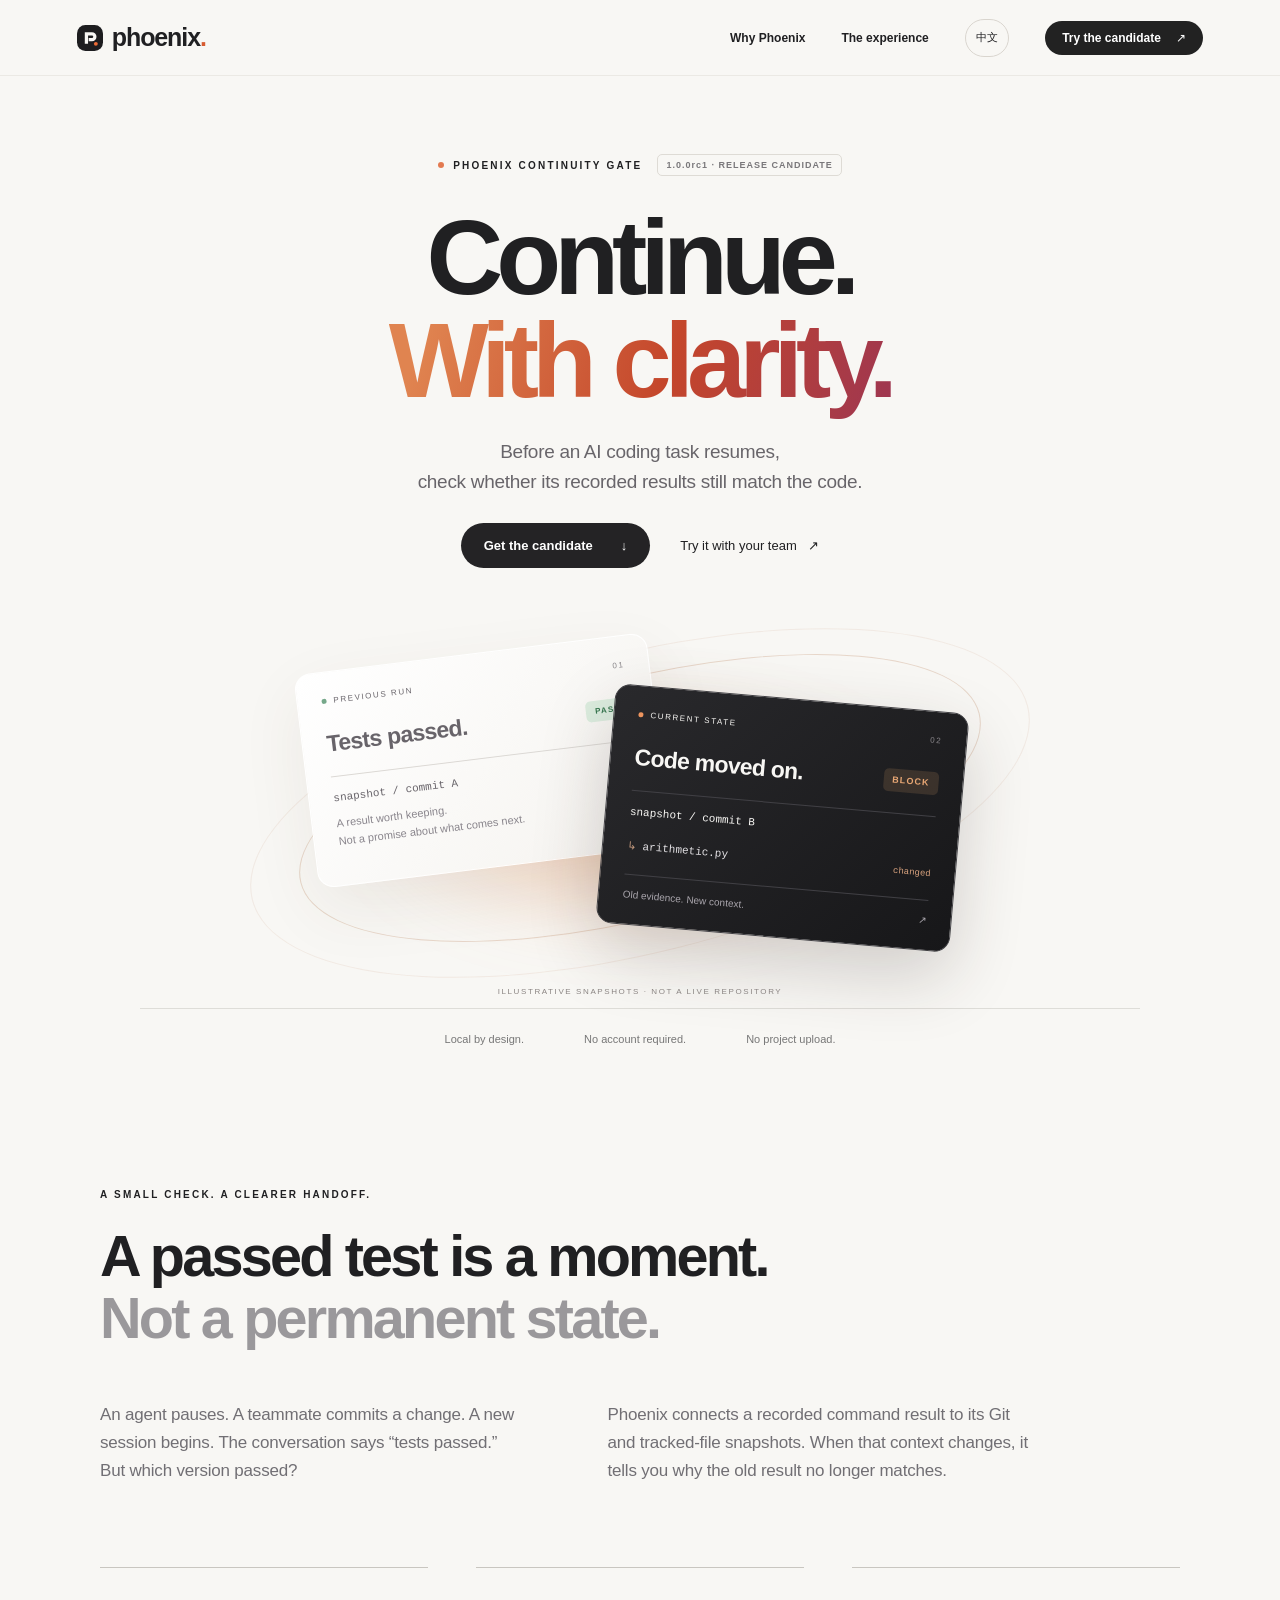
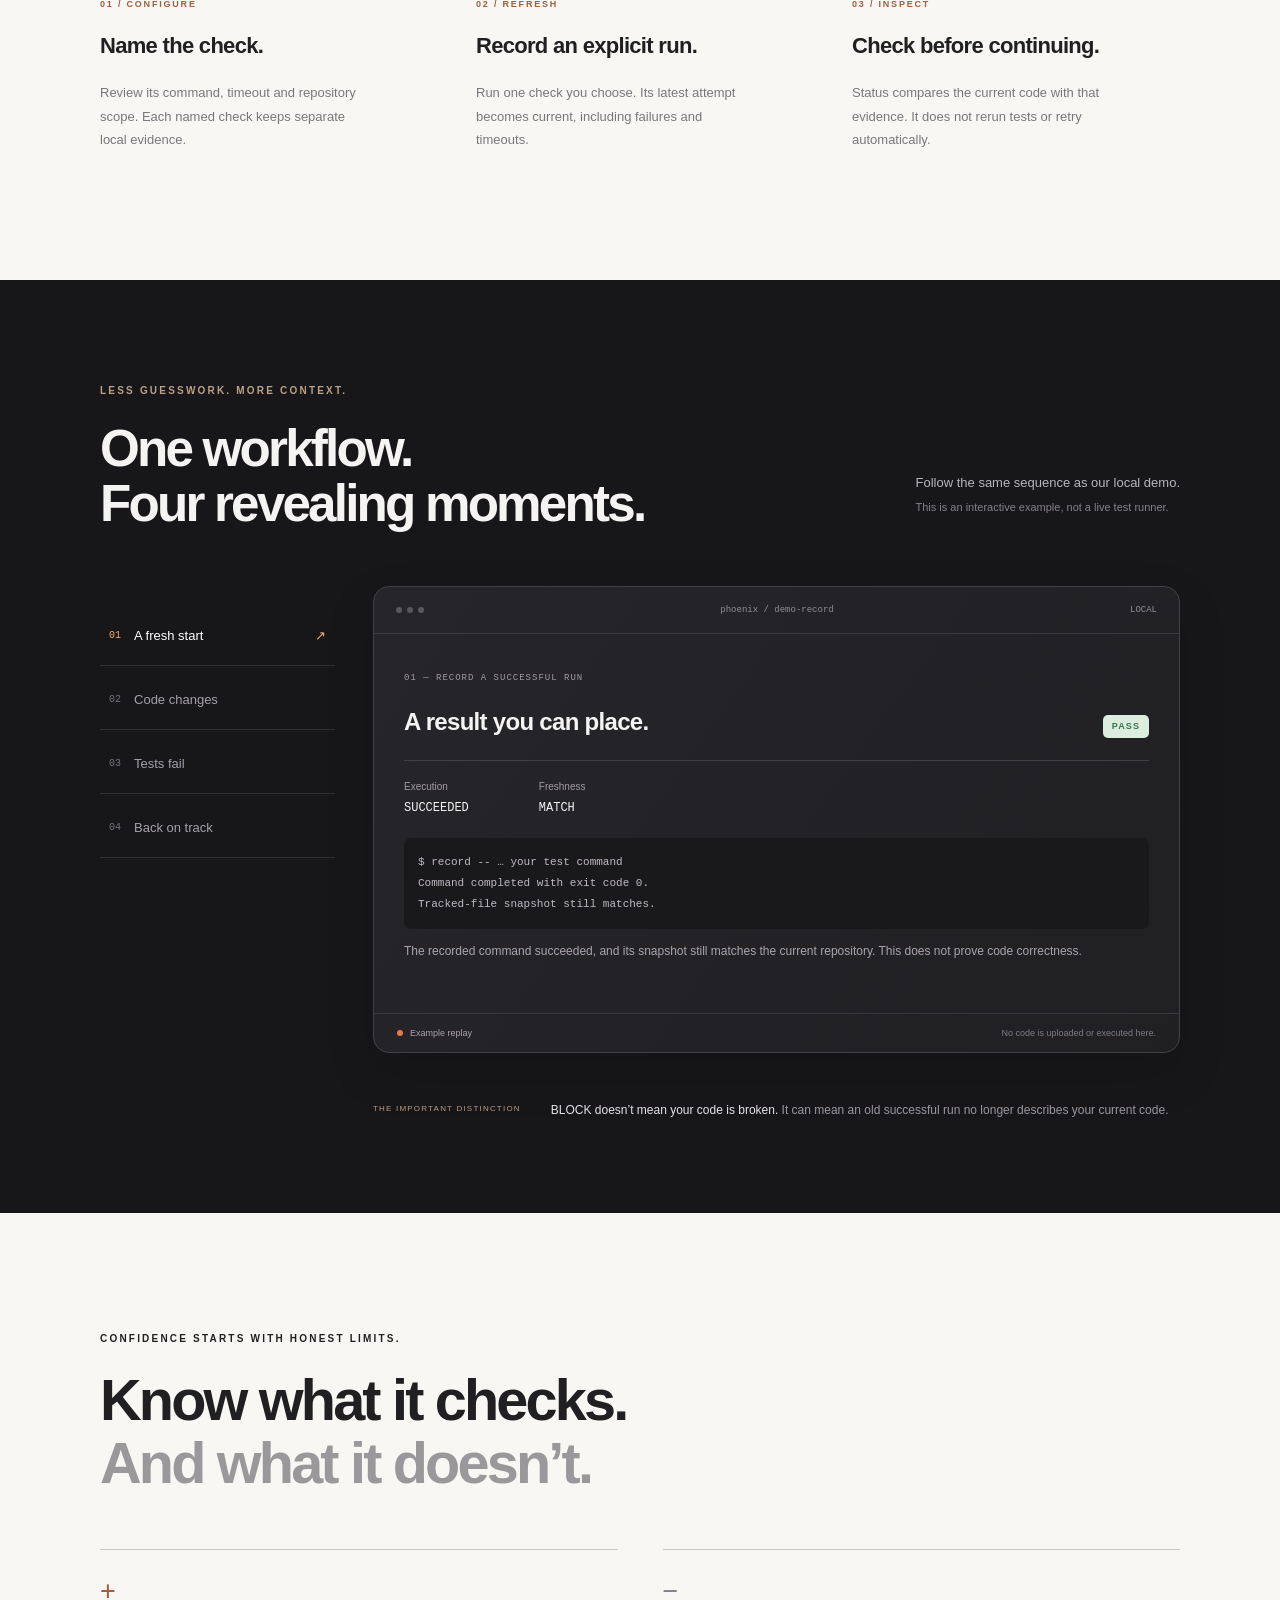
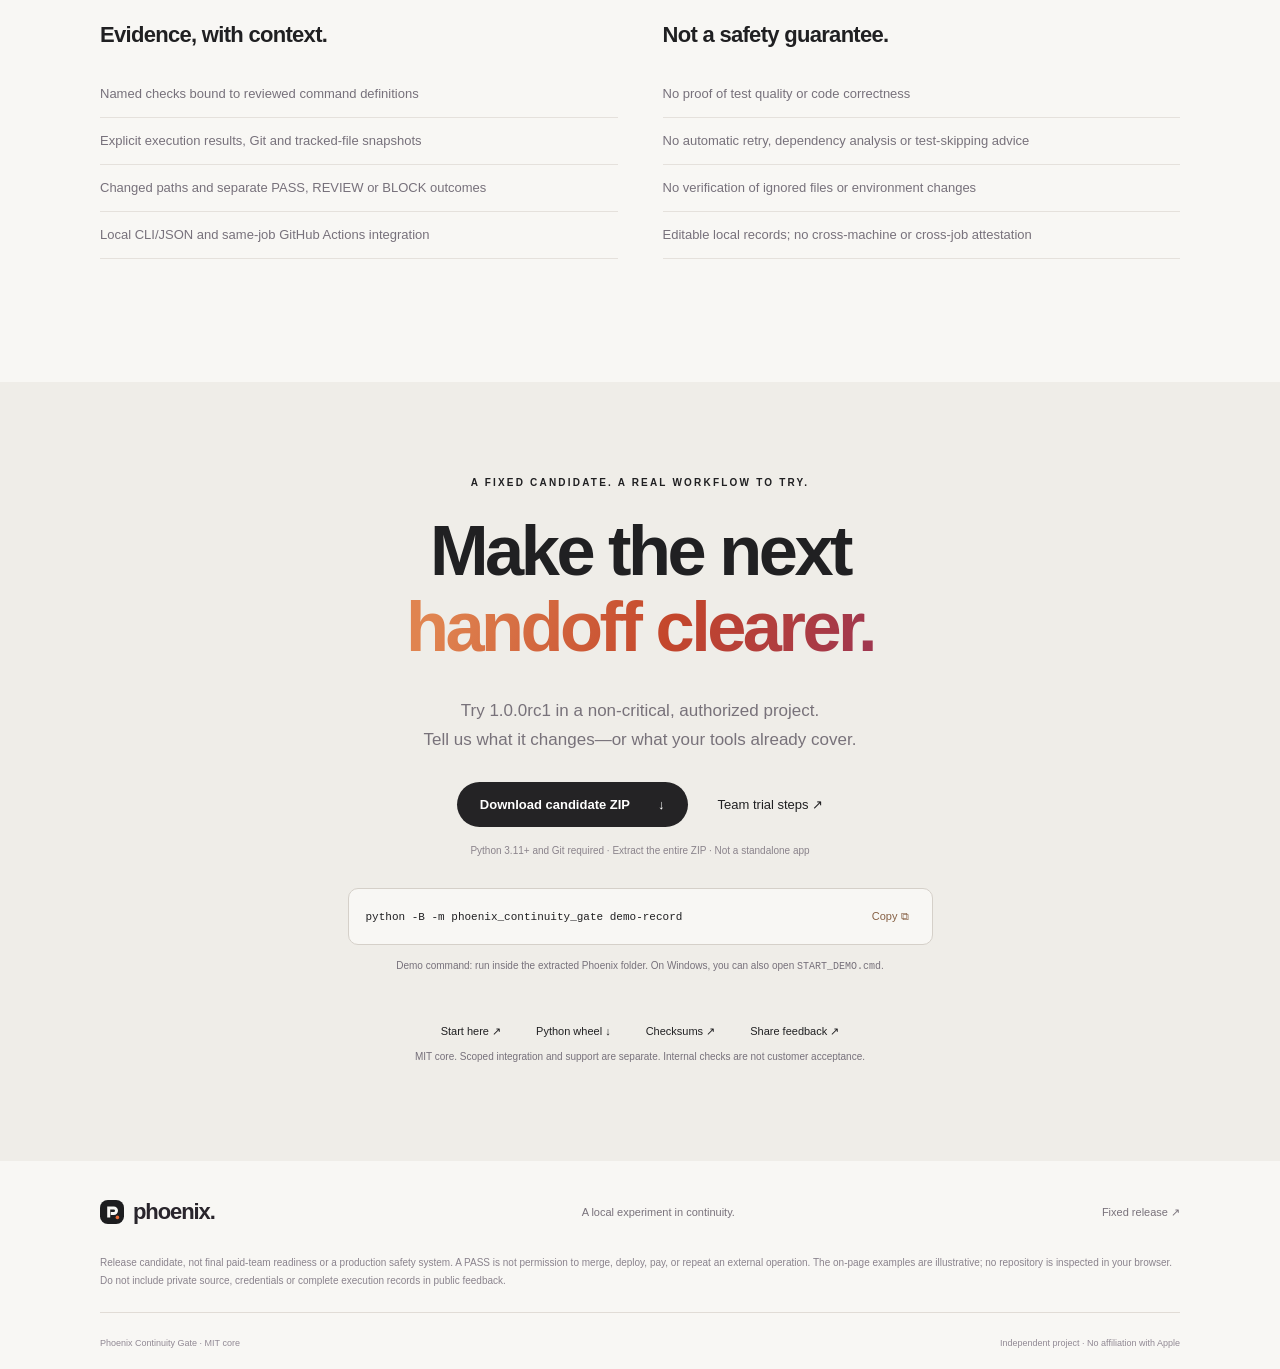
<file: docs/index.html>
<!doctype html>
<html lang="en">
<head>
  <meta charset="utf-8"><meta name="viewport" content="width=device-width,initial-scale=1">
  <meta name="theme-color" content="#f8f7f4">
  <title>Phoenix — Continue with clarity.</title>
  <meta name="description" content="Phoenix 1.0.0rc1 checks whether recorded command results still match your code before an AI coding task resumes. Local named checks, explicit refresh and same-job CI integration.">
  <link rel="canonical" href="https://zhanghilbert0323-boop.github.io/phoenix-continuity-gate/">
  <link rel="alternate" hreflang="en" href="https://zhanghilbert0323-boop.github.io/phoenix-continuity-gate/">
  <link rel="alternate" hreflang="zh-CN" href="https://zhanghilbert0323-boop.github.io/phoenix-continuity-gate/zh.html">
  <link rel="alternate" hreflang="x-default" href="https://zhanghilbert0323-boop.github.io/phoenix-continuity-gate/">
  <link rel="stylesheet" href="styles.css"><link rel="stylesheet" href="locale.css"><script src="app.js" defer></script>
  <link rel="icon" href="mark.svg" type="image/svg+xml">
</head>
<body data-release="1.0.0rc1">
<a class="skip" href="#main">Skip to content</a>
<header class="nav"><a class="brand" href="#" aria-label="Phoenix home"><img src="mark.svg" width="26" height="26" alt="">phoenix<span class="brand-dot">.</span></a><nav aria-label="Main navigation"><a href="#story">Why Phoenix</a><a href="#demo">The experience</a><a class="language-switch" data-language="zh" href="zh.html?lang=zh" lang="zh-CN" aria-label="切换到中文">中文</a><a class="nav-download" href="#start">Try the candidate <span aria-hidden="true">↗</span></a></nav></header>
<main id="main">
<section class="hero">
  <p class="eyebrow"><span class="live-dot"></span> PHOENIX CONTINUITY GATE <span class="version">1.0.0rc1 · RELEASE CANDIDATE</span></p>
  <h1>Continue.<br><span class="gradient-text">With clarity.</span></h1>
  <p class="hero-copy">Before an AI coding task resumes,<br>check whether its recorded results still match the code.</p>
  <div class="hero-actions"><a class="button dark" href="#start">Get the candidate <span aria-hidden="true">↓</span></a><a class="text-link" href="guide.html#team">Try it with your team <span aria-hidden="true">↗</span></a></div>
  <div class="hero-art" aria-label="Illustration: a recorded pass at commit A becomes stale after code changes to commit B">
    <div class="orbit orbit-one"></div><div class="orbit orbit-two"></div><div class="halo"></div>
    <div class="evidence-card old-card"><div class="card-top"><span class="tiny-dot"></span> PREVIOUS RUN <span>01</span></div><div class="card-heading">Tests passed.<span class="pill pass">PASS</span></div><div class="card-rule"></div><div class="mono">snapshot / commit A</div><p>A result worth keeping.<br>Not a promise about what comes next.</p></div>
    <div class="evidence-card current-card"><div class="card-top"><span class="tiny-dot orange"></span> CURRENT STATE <span>02</span></div><div class="card-heading">Code moved on.<span class="pill block">BLOCK</span></div><div class="card-rule"></div><div class="mono">snapshot / commit B</div><p><span class="file-icon">↳</span> arithmetic.py <span class="change-tag">changed</span></p><div class="card-bottom">Old evidence. New context. <span>↗</span></div></div>
    <span class="art-caption">ILLUSTRATIVE SNAPSHOTS · NOT A LIVE REPOSITORY</span>
  </div>
  <div class="hero-foot"><span>Local by design.</span><span>No account required.</span><span>No project upload.</span></div>
</section>
<section id="story" class="story section-wrap">
  <p class="eyebrow">A SMALL CHECK. A CLEARER HANDOFF.</p>
  <h2>A passed test is a moment.<br><span class="muted">Not a permanent state.</span></h2>
  <div class="story-row"><p>An agent pauses. A teammate commits a change. A new session begins. The conversation says “tests passed.” But which version passed?</p><p>Phoenix connects a recorded command result to its Git and tracked-file snapshots. When that context changes, it tells you why the old result no longer matches.</p></div>
  <div class="timeline"><div><span class="timeline-num">01 / CONFIGURE</span><h3>Name the check.</h3><p>Review its command, timeout and repository scope. Each named check keeps separate local evidence.</p></div><div><span class="timeline-num">02 / REFRESH</span><h3>Record an explicit run.</h3><p>Run one check you choose. Its latest attempt becomes current, including failures and timeouts.</p></div><div><span class="timeline-num">03 / INSPECT</span><h3>Check before continuing.</h3><p>Status compares the current code with that evidence. It does not rerun tests or retry automatically.</p></div></div>
</section>
<section id="demo" class="demo-section">
  <div class="section-wrap"><div class="demo-heading"><div><p class="eyebrow">LESS GUESSWORK. MORE CONTEXT.</p><h2>One workflow.<br>Four revealing moments.</h2></div><p>Follow the same sequence as our local demo.<br><span>This is an interactive example, not a live test runner.</span></p></div>
  <div class="demo-shell">
    <div class="demo-controls" aria-label="Choose a demonstration step"><button class="step active" data-step="0" aria-pressed="true"><span>01</span> A fresh start <i>↗</i></button><button class="step" data-step="1" aria-pressed="false"><span>02</span> Code changes <i>↗</i></button><button class="step" data-step="2" aria-pressed="false"><span>03</span> Tests fail <i>↗</i></button><button class="step" data-step="3" aria-pressed="false"><span>04</span> Back on track <i>↗</i></button></div>
    <div class="demo-screen"><div class="terminal-top"><div class="window-dots"><b></b><b></b><b></b></div><span>phoenix / demo-record</span><span>LOCAL</span></div><div class="screen-body" aria-live="polite" aria-atomic="true"><p id="demo-kicker" class="mono">01 — RECORD A SUCCESSFUL RUN</p><div class="verdict-row"><h3 id="demo-title">A result you can place.</h3><span id="demo-verdict" class="pill pass">PASS</span></div><div class="metrics"><div><span>Execution</span><strong id="execution">SUCCEEDED</strong></div><div><span>Freshness</span><strong id="freshness">MATCH</strong></div></div><pre id="demo-output">$ record -- … your test command
Command completed with exit code 0.
Tracked-file snapshot still matches.</pre><p id="demo-explanation">The recorded command succeeded, and its snapshot still matches the current repository. This does not prove code correctness.</p></div><div class="screen-footer"><span class="live-dot"></span> Example replay <span>No code is uploaded or executed here.</span></div></div>
  </div><div class="demo-note"><span>THE IMPORTANT DISTINCTION</span><p><strong>BLOCK doesn’t mean your code is broken.</strong> It can mean an old successful run no longer describes your current code.</p></div></div>
</section>
<section class="boundaries section-wrap" id="scope"><p class="eyebrow">CONFIDENCE STARTS WITH HONEST LIMITS.</p><h2>Know what it checks.<br><span class="muted">And what it doesn’t.</span></h2><div class="boundary-grid"><article><span class="boundary-sign">+</span><h3>Evidence, with context.</h3><ul><li>Named checks bound to reviewed command definitions</li><li>Explicit execution results, Git and tracked-file snapshots</li><li>Changed paths and separate PASS, REVIEW or BLOCK outcomes</li><li>Local CLI/JSON and same-job GitHub Actions integration</li></ul></article><article><span class="boundary-sign neutral">−</span><h3>Not a safety guarantee.</h3><ul><li>No proof of test quality or code correctness</li><li>No automatic retry, dependency analysis or test-skipping advice</li><li>No verification of ignored files or environment changes</li><li>Editable local records; no cross-machine or cross-job attestation</li></ul></article></div></section>
<section id="start" class="start-section"><div class="section-wrap"><p class="eyebrow">A FIXED CANDIDATE. A REAL WORKFLOW TO TRY.</p><h2>Make the next<br><span class="gradient-text">handoff clearer.</span></h2><p class="start-copy">Try 1.0.0rc1 in a non-critical, authorized project.<br>Tell us what it changes—or what your tools already cover.</p><div class="hero-actions"><a class="button dark" href="downloads/phoenix-continuity-gate-1.0.0rc1.zip">Download candidate ZIP <span aria-hidden="true">↓</span></a><a class="text-link" href="guide.html#team">Team trial steps ↗</a></div><p class="requirements">Python 3.11+ and Git required · Extract the entire ZIP · Not a standalone app</p><div class="command-box"><span class="mono" id="command">python -B -m phoenix_continuity_gate demo-record</span><button id="copy-command" aria-label="Copy demo command">Copy <span aria-hidden="true">⧉</span></button></div><p class="command-context">Demo command: run inside the extracted Phoenix folder. On Windows, you can also open <code>START_DEMO.cmd</code>.</p><span id="copy-status" role="status"></span><div class="resource-links"><a href="guide.html">Start here ↗</a><a href="downloads/phoenix_continuity_gate-1.0.0rc1-py3-none-any.whl">Python wheel ↓</a><a href="downloads/SHA256SUMS.txt">Checksums ↗</a><a href="guide.html#feedback">Share feedback ↗</a></div><p class="command-context">MIT core. Scoped integration and support are separate. Internal checks are not customer acceptance.</p></div></section>
</main>
<footer class="section-wrap"><div class="footer-top"><a class="brand" href="#"><img src="mark.svg" width="24" height="24" alt="">phoenix.</a><p>A local experiment in continuity.</p><a href="https://github.com/zhanghilbert0323-boop/phoenix-continuity-gate/releases/tag/v1.0.0-rc1">Fixed release ↗</a></div><p class="fineprint">Release candidate, not final paid-team readiness or a production safety system. A PASS is not permission to merge, deploy, pay, or repeat an external operation. The on-page examples are illustrative; no repository is inspected in your browser. Do not include private source, credentials or complete execution records in public feedback.</p><div class="footer-bottom"><span>Phoenix Continuity Gate · MIT core</span><span>Independent project · No affiliation with Apple</span></div></footer>
</body></html>
</file>
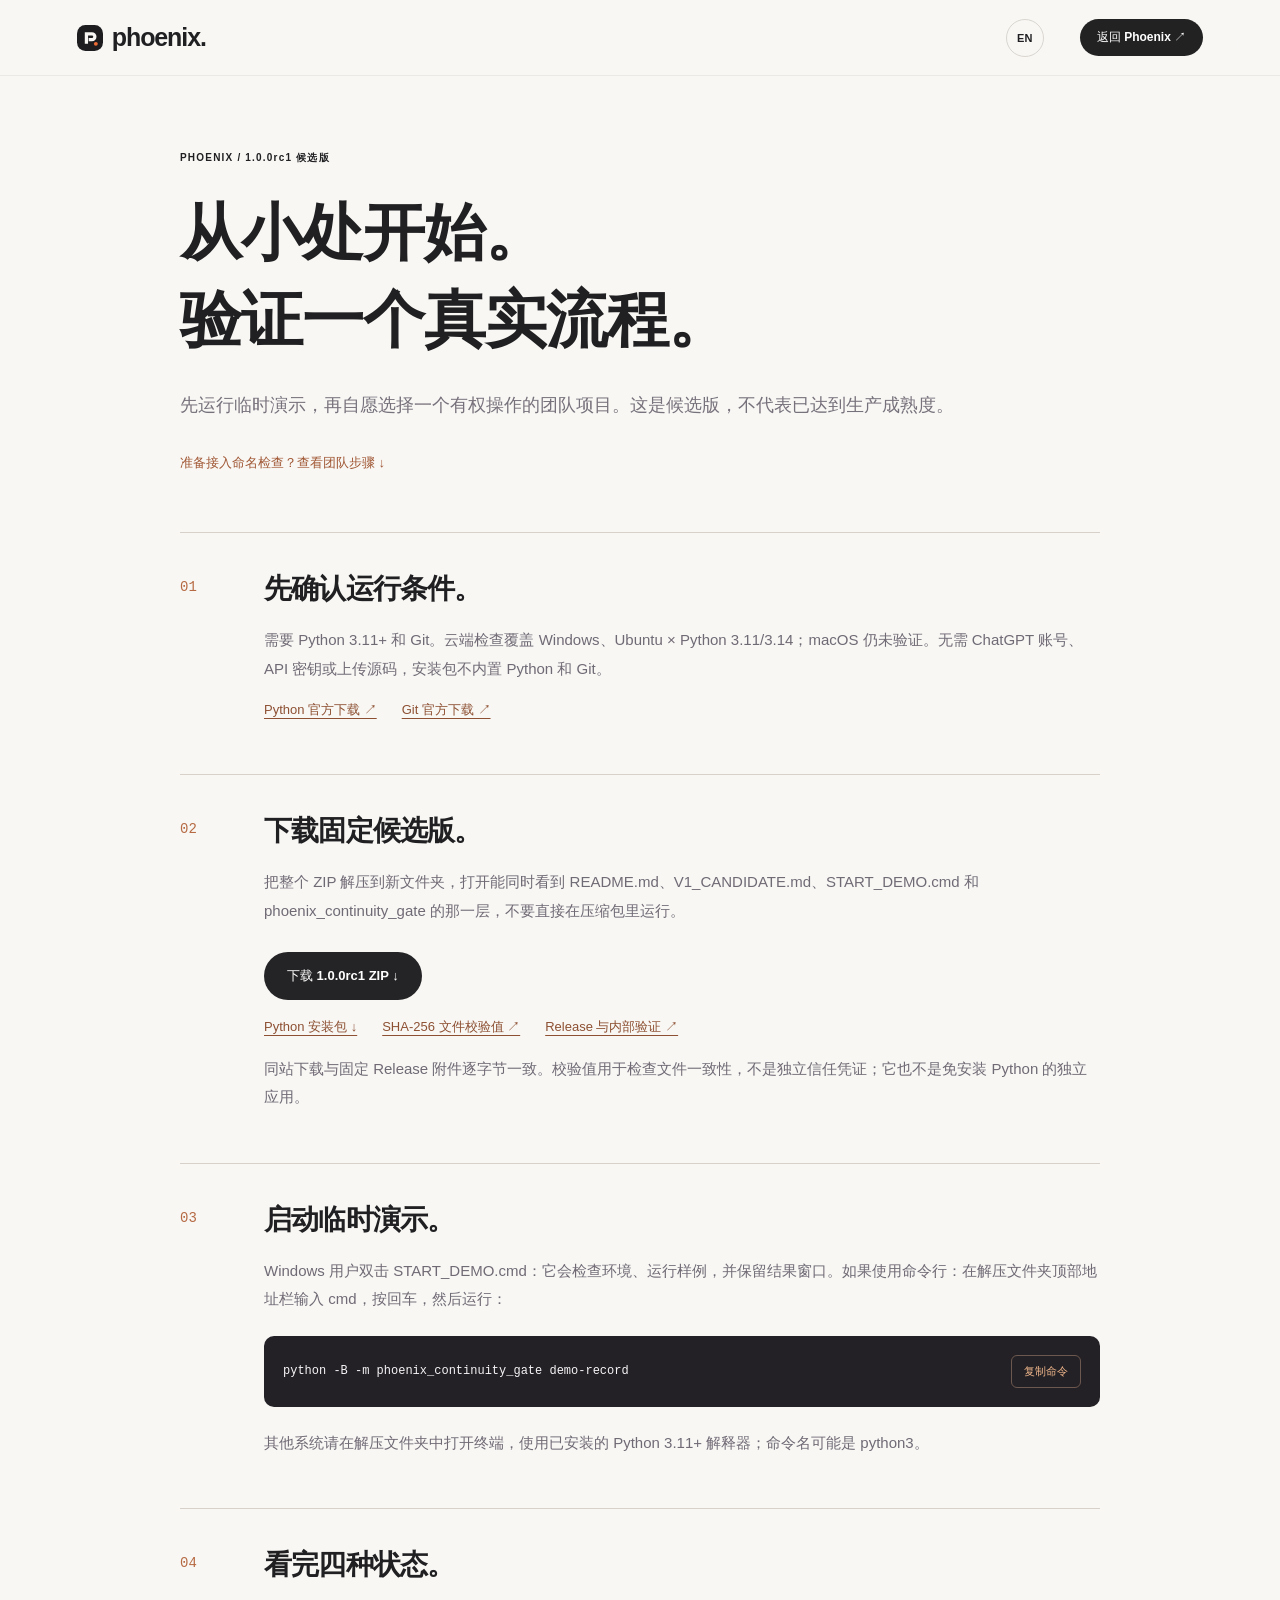
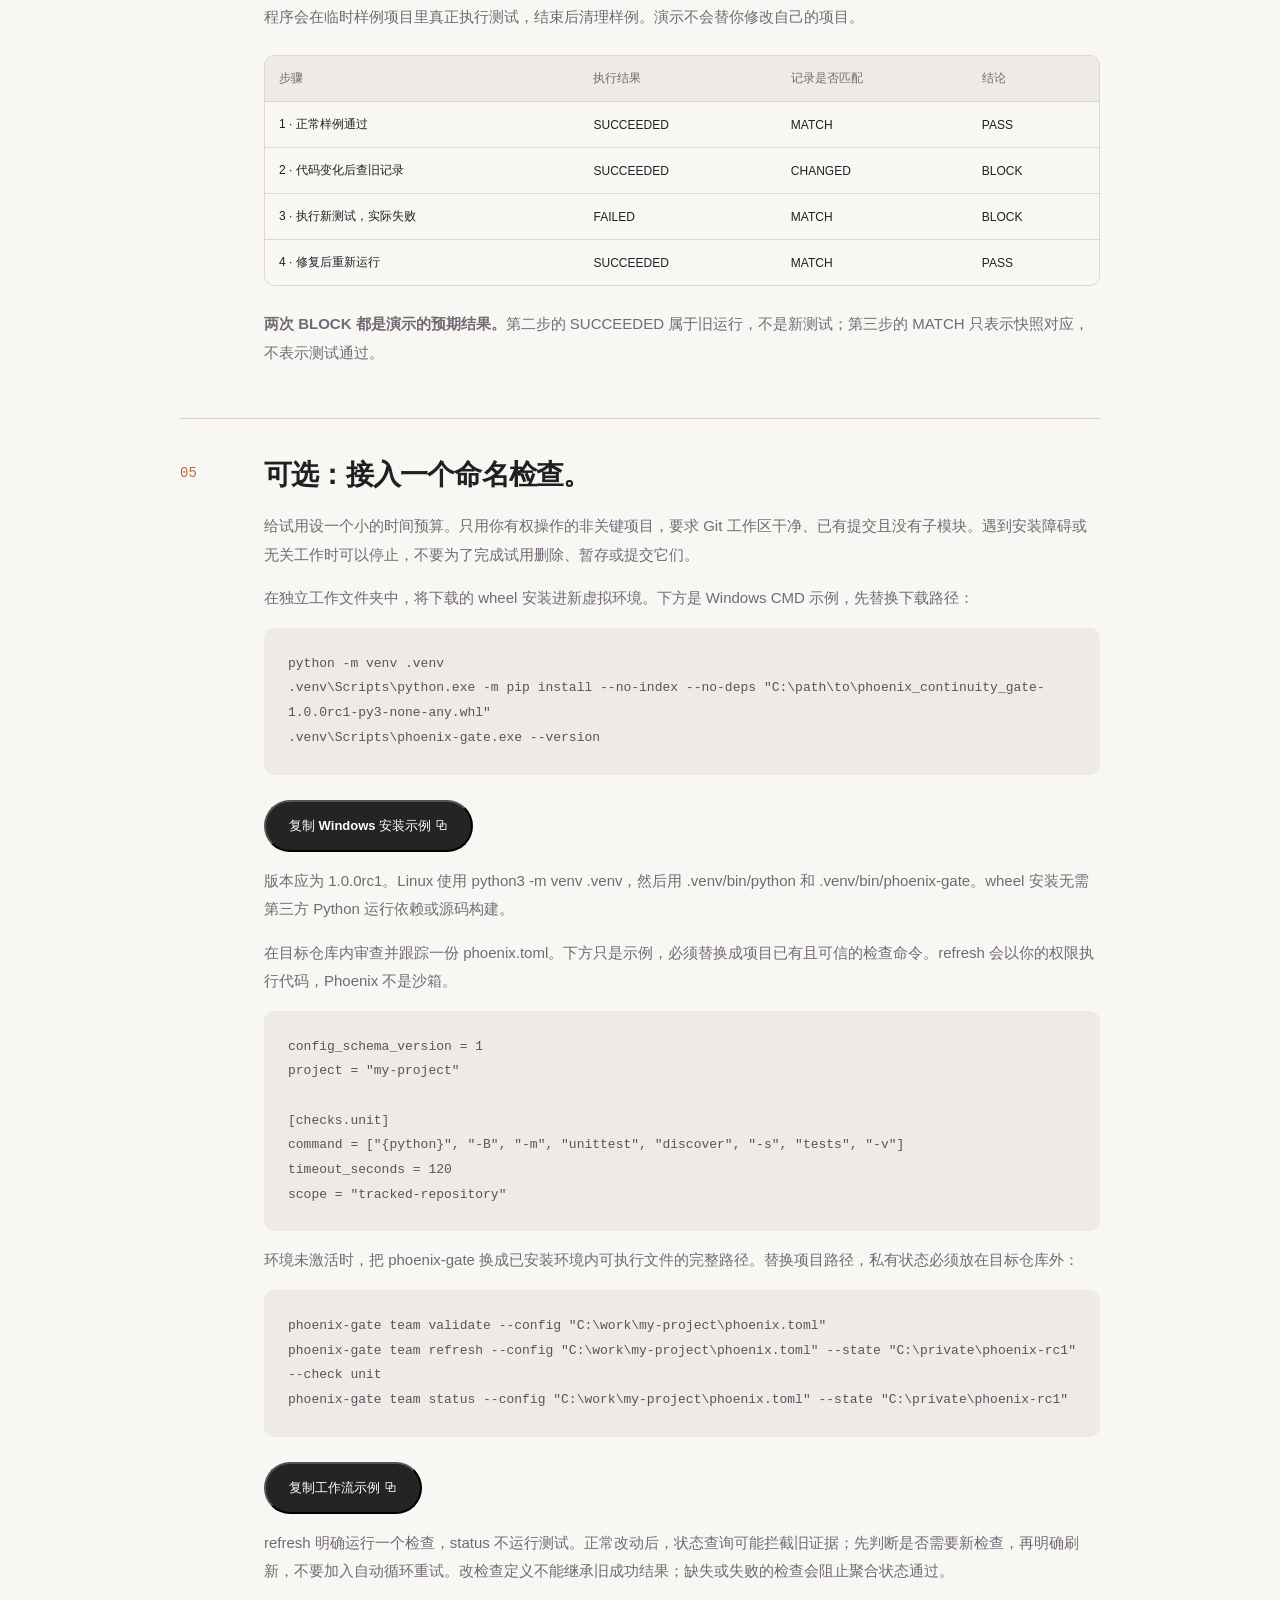
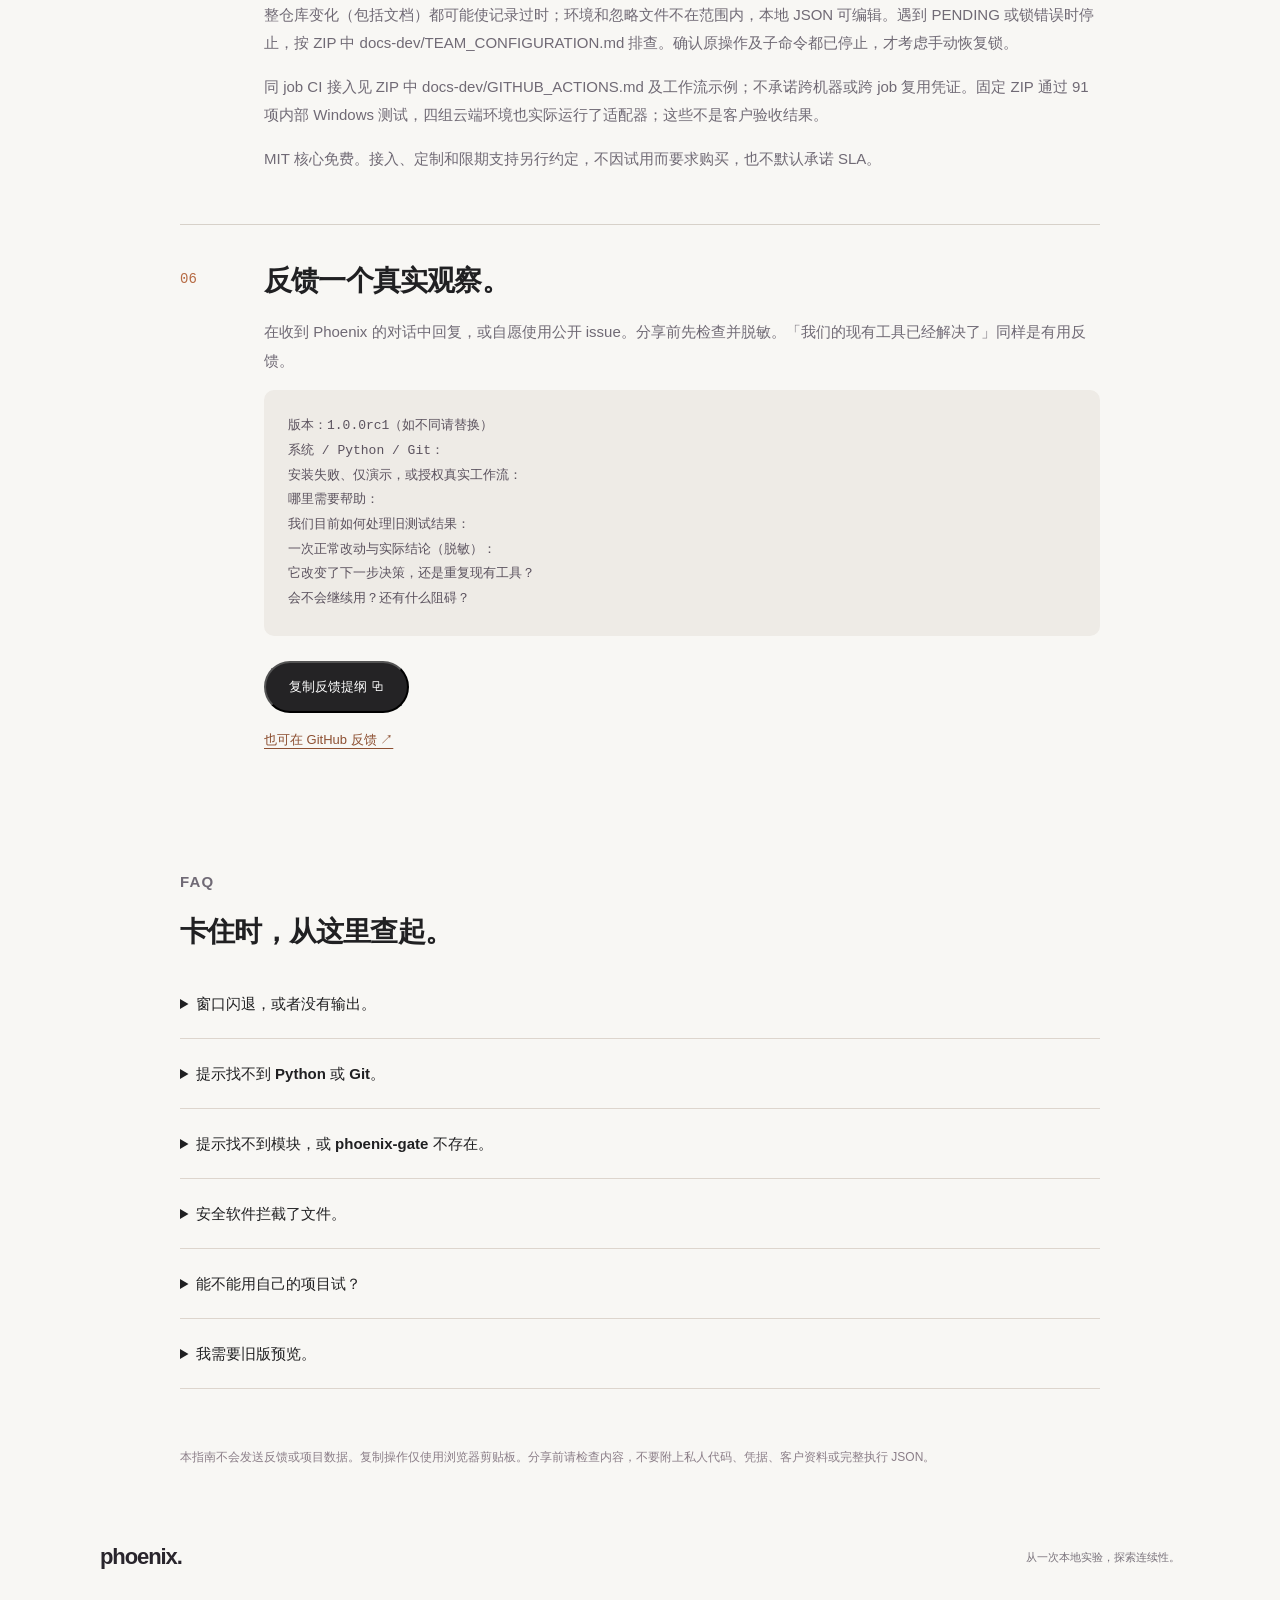
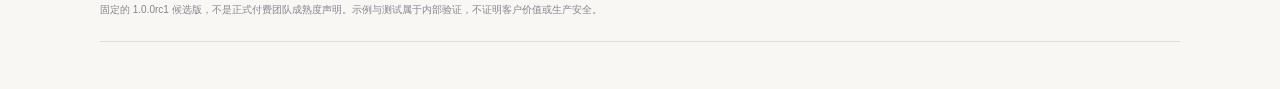
<file: docs/guide-zh.html>
<!doctype html>
<html lang="zh-CN"><head><meta charset="utf-8"><meta name="viewport" content="width=device-width,initial-scale=1"><title>Phoenix — 开始试用</title><meta name="description" content="下载，解压，运行。然后，看懂结果。"><link rel="canonical" href="https://zhanghilbert0323-boop.github.io/phoenix-continuity-gate/guide-zh.html"><link rel="alternate" hreflang="en" href="https://zhanghilbert0323-boop.github.io/phoenix-continuity-gate/guide.html"><link rel="alternate" hreflang="zh-CN" href="https://zhanghilbert0323-boop.github.io/phoenix-continuity-gate/guide-zh.html"><link rel="stylesheet" href="styles.css"><link rel="stylesheet" href="locale.css"><link rel="stylesheet" href="guide.css"><link rel="icon" href="mark.svg" type="image/svg+xml"><script src="guide.js" defer></script></head>
<body data-copy-success="已复制，可以粘贴到需要的位置。" data-copy-failure="无法使用剪贴板，请手动选中并复制文字。"><a class="skip" href="#main">开始试用</a><header class="nav"><a class="brand" href="zh.html?lang=zh"><img src="mark.svg" width="26" height="26" alt="">phoenix.</a><nav aria-label="开始试用"><a class="language-switch" href="guide.html">EN</a><a class="nav-download" href="zh.html?lang=zh">返回 Phoenix ↗</a></nav></header>
<main id="main" class="guide-main section-wrap" data-release="1.0.0rc1"><div class="guide-intro"><p class="eyebrow">PHOENIX / 1.0.0rc1 候选版</p><h1>从小处开始。<br>验证一个真实流程。</h1><p>先运行临时演示，再自愿选择一个有权操作的团队项目。这是候选版，不代表已达到生产成熟度。</p><a class="text-link" href="#team">准备接入命名检查？查看团队步骤 ↓</a></div>
<div class="guide-steps"><section class="guide-step"><span class="guide-number">01</span><div><h2>先确认运行条件。</h2><p>需要 Python 3.11+ 和 Git。云端检查覆盖 Windows、Ubuntu × Python 3.11/3.14；macOS 仍未验证。无需 ChatGPT 账号、API 密钥或上传源码，安装包不内置 Python 和 Git。</p><p class="guide-links"><a href="https://www.python.org/downloads/">Python 官方下载 ↗</a><a href="https://git-scm.com/downloads/">Git 官方下载 ↗</a></p></div></section>
<section class="guide-step"><span class="guide-number">02</span><div><h2>下载固定候选版。</h2><p>把整个 ZIP 解压到新文件夹，打开能同时看到 README.md、V1_CANDIDATE.md、START_DEMO.cmd 和 phoenix_continuity_gate 的那一层，不要直接在压缩包里运行。</p><a class="button dark" href="downloads/phoenix-continuity-gate-1.0.0rc1.zip">下载 1.0.0rc1 ZIP ↓</a><p class="guide-links"><a href="downloads/phoenix_continuity_gate-1.0.0rc1-py3-none-any.whl">Python 安装包 ↓</a><a href="downloads/SHA256SUMS.txt">SHA-256 文件校验值 ↗</a><a href="https://github.com/zhanghilbert0323-boop/phoenix-continuity-gate/releases/tag/v1.0.0-rc1">Release 与内部验证 ↗</a></p><p>同站下载与固定 Release 附件逐字节一致。校验值用于检查文件一致性，不是独立信任凭证；它也不是免安装 Python 的独立应用。</p></div></section>
<section class="guide-step"><span class="guide-number">03</span><div><h2>启动临时演示。</h2><p>Windows 用户双击 START_DEMO.cmd：它会检查环境、运行样例，并保留结果窗口。如果使用命令行：在解压文件夹顶部地址栏输入 cmd，按回车，然后运行：</p><div class="guide-command"><code id="run-command">python -B -m phoenix_continuity_gate demo-record</code><button data-copy="run-command">复制命令</button></div><p>其他系统请在解压文件夹中打开终端，使用已安装的 Python 3.11+ 解释器；命令名可能是 python3。</p></div></section>
<section class="guide-step"><span class="guide-number">04</span><div><h2>看完四种状态。</h2><p>程序会在临时样例项目里真正执行测试，结束后清理样例。演示不会替你修改自己的项目。</p><div class="table-wrap"><table><thead><tr><th>步骤</th><th>执行结果</th><th>记录是否匹配</th><th>结论</th></tr></thead><tbody><tr><td>1 · 正常样例通过</td><td>SUCCEEDED</td><td>MATCH</td><td>PASS</td></tr><tr><td>2 · 代码变化后查旧记录</td><td>SUCCEEDED</td><td>CHANGED</td><td>BLOCK</td></tr><tr><td>3 · 执行新测试，实际失败</td><td>FAILED</td><td>MATCH</td><td>BLOCK</td></tr><tr><td>4 · 修复后重新运行</td><td>SUCCEEDED</td><td>MATCH</td><td>PASS</td></tr></tbody></table></div><p><strong>两次 BLOCK 都是演示的预期结果。</strong>第二步的 SUCCEEDED 属于旧运行，不是新测试；第三步的 MATCH 只表示快照对应，不表示测试通过。</p></div></section>
<section class="guide-step" id="team"><span class="guide-number">05</span><div><h2>可选：接入一个命名检查。</h2><p>给试用设一个小的时间预算。只用你有权操作的非关键项目，要求 Git 工作区干净、已有提交且没有子模块。遇到安装障碍或无关工作时可以停止，不要为了完成试用删除、暂存或提交它们。</p><p>在独立工作文件夹中，将下载的 wheel 安装进新虚拟环境。下方是 Windows CMD 示例，先替换下载路径：</p><pre id="install-windows">python -m venv .venv
.venv\Scripts\python.exe -m pip install --no-index --no-deps "C:\path\to\phoenix_continuity_gate-1.0.0rc1-py3-none-any.whl"
.venv\Scripts\phoenix-gate.exe --version</pre><button class="button dark" data-copy="install-windows">复制 Windows 安装示例 ⧉</button><p>版本应为 1.0.0rc1。Linux 使用 python3 -m venv .venv，然后用 .venv/bin/python 和 .venv/bin/phoenix-gate。wheel 安装无需第三方 Python 运行依赖或源码构建。</p><p>在目标仓库内审查并跟踪一份 phoenix.toml。下方只是示例，必须替换成项目已有且可信的检查命令。refresh 会以你的权限执行代码，Phoenix 不是沙箱。</p><pre id="config-example">config_schema_version = 1
project = "my-project"

[checks.unit]
command = ["{python}", "-B", "-m", "unittest", "discover", "-s", "tests", "-v"]
timeout_seconds = 120
scope = "tracked-repository"</pre><p>环境未激活时，把 phoenix-gate 换成已安装环境内可执行文件的完整路径。替换项目路径，私有状态必须放在目标仓库外：</p><pre id="team-command">phoenix-gate team validate --config "C:\work\my-project\phoenix.toml"
phoenix-gate team refresh --config "C:\work\my-project\phoenix.toml" --state "C:\private\phoenix-rc1" --check unit
phoenix-gate team status --config "C:\work\my-project\phoenix.toml" --state "C:\private\phoenix-rc1"</pre><button class="button dark" data-copy="team-command">复制工作流示例 ⧉</button><p>refresh 明确运行一个检查，status 不运行测试。正常改动后，状态查询可能拦截旧证据；先判断是否需要新检查，再明确刷新，不要加入自动循环重试。改检查定义不能继承旧成功结果；缺失或失败的检查会阻止聚合状态通过。</p><p>整仓库变化（包括文档）都可能使记录过时；环境和忽略文件不在范围内，本地 JSON 可编辑。遇到 PENDING 或锁错误时停止，按 ZIP 中 docs-dev/TEAM_CONFIGURATION.md 排查。确认原操作及子命令都已停止，才考虑手动恢复锁。</p><p>同 job CI 接入见 ZIP 中 docs-dev/GITHUB_ACTIONS.md 及工作流示例；不承诺跨机器或跨 job 复用凭证。固定 ZIP 通过 91 项内部 Windows 测试，四组云端环境也实际运行了适配器；这些不是客户验收结果。</p><p>MIT 核心免费。接入、定制和限期支持另行约定，不因试用而要求购买，也不默认承诺 SLA。</p></div></section>
<section class="guide-step" id="feedback"><span class="guide-number">06</span><div><h2>反馈一个真实观察。</h2><p>在收到 Phoenix 的对话中回复，或自愿使用公开 issue。分享前先检查并脱敏。「我们的现有工具已经解决了」同样是有用反馈。</p><pre id="feedback-outline">版本：1.0.0rc1（如不同请替换）
系统 / Python / Git：
安装失败、仅演示，或授权真实工作流：
哪里需要帮助：
我们目前如何处理旧测试结果：
一次正常改动与实际结论（脱敏）：
它改变了下一步决策，还是重复现有工具？
会不会继续用？还有什么阻碍？</pre><button class="button dark" data-copy="feedback-outline">复制反馈提纲 ⧉</button><p class="guide-links"><a href="https://github.com/zhanghilbert0323-boop/phoenix-continuity-gate/issues/new?template=trial-feedback.md">也可在 GitHub 反馈 ↗</a></p></div></section></div>
<section class="guide-faq"><p class="eyebrow">FAQ</p><h2>卡住时，从这里查起。</h2><details><summary>窗口闪退，或者没有输出。</summary><p>从解压文件夹地址栏打开 CMD，执行上面的命令并保留报错。没有输出不能算运行成功。</p></details>
<details><summary>提示找不到 Python 或 Git。</summary><p>如果你选择安装，可使用上方官方下载入口，完成后重新打开终端。只检查 Windows 环境可以运行 START_DEMO.cmd --check；这不表示已经执行测试。</p></details>
<details><summary>提示找不到模块，或 phoenix-gate 不存在。</summary><p>源码演示要在包含模块的解压目录运行；安装后的检查请使用虚拟环境内 Python/phoenix-gate 的完整路径。在一个环境安装，不等于其他解释器也已安装。</p></details>
<details><summary>安全软件拦截了文件。</summary><p>保留提示并反馈这个启动问题，不要为了试用关闭安全防护。</p></details>
<details><summary>能不能用自己的项目试？</summary><p>先看可选的<a href="#team">团队试用步骤</a>，选择授权的非关键项目。状态留在仓库外的私有位置，不要上传密钥或完整记录。</p></details><details><summary>我需要旧版预览。</summary><p><a href="downloads/phoenix-continuity-gate-v0.2.2-preview.zip">历史 v0.2.2 ZIP</a> 保持不变，不含候选版的命名检查接口，反馈请写实际版本。</p></details></section><p class="guide-privacy">本指南不会发送反馈或项目数据。复制操作仅使用浏览器剪贴板。分享前请检查内容，不要附上私人代码、凭据、客户资料或完整执行 JSON。</p><p id="guide-copy-status" role="status" aria-live="polite"></p></main>
<footer class="section-wrap"><div class="footer-top"><a class="brand" href="zh.html?lang=zh">phoenix.</a><p>从一次本地实验，探索连续性。</p></div><p class="fineprint">固定的 1.0.0rc1 候选版，不是正式付费团队成熟度声明。示例与测试属于内部验证，不证明客户价值或生产安全。</p></footer></body></html>
</file>
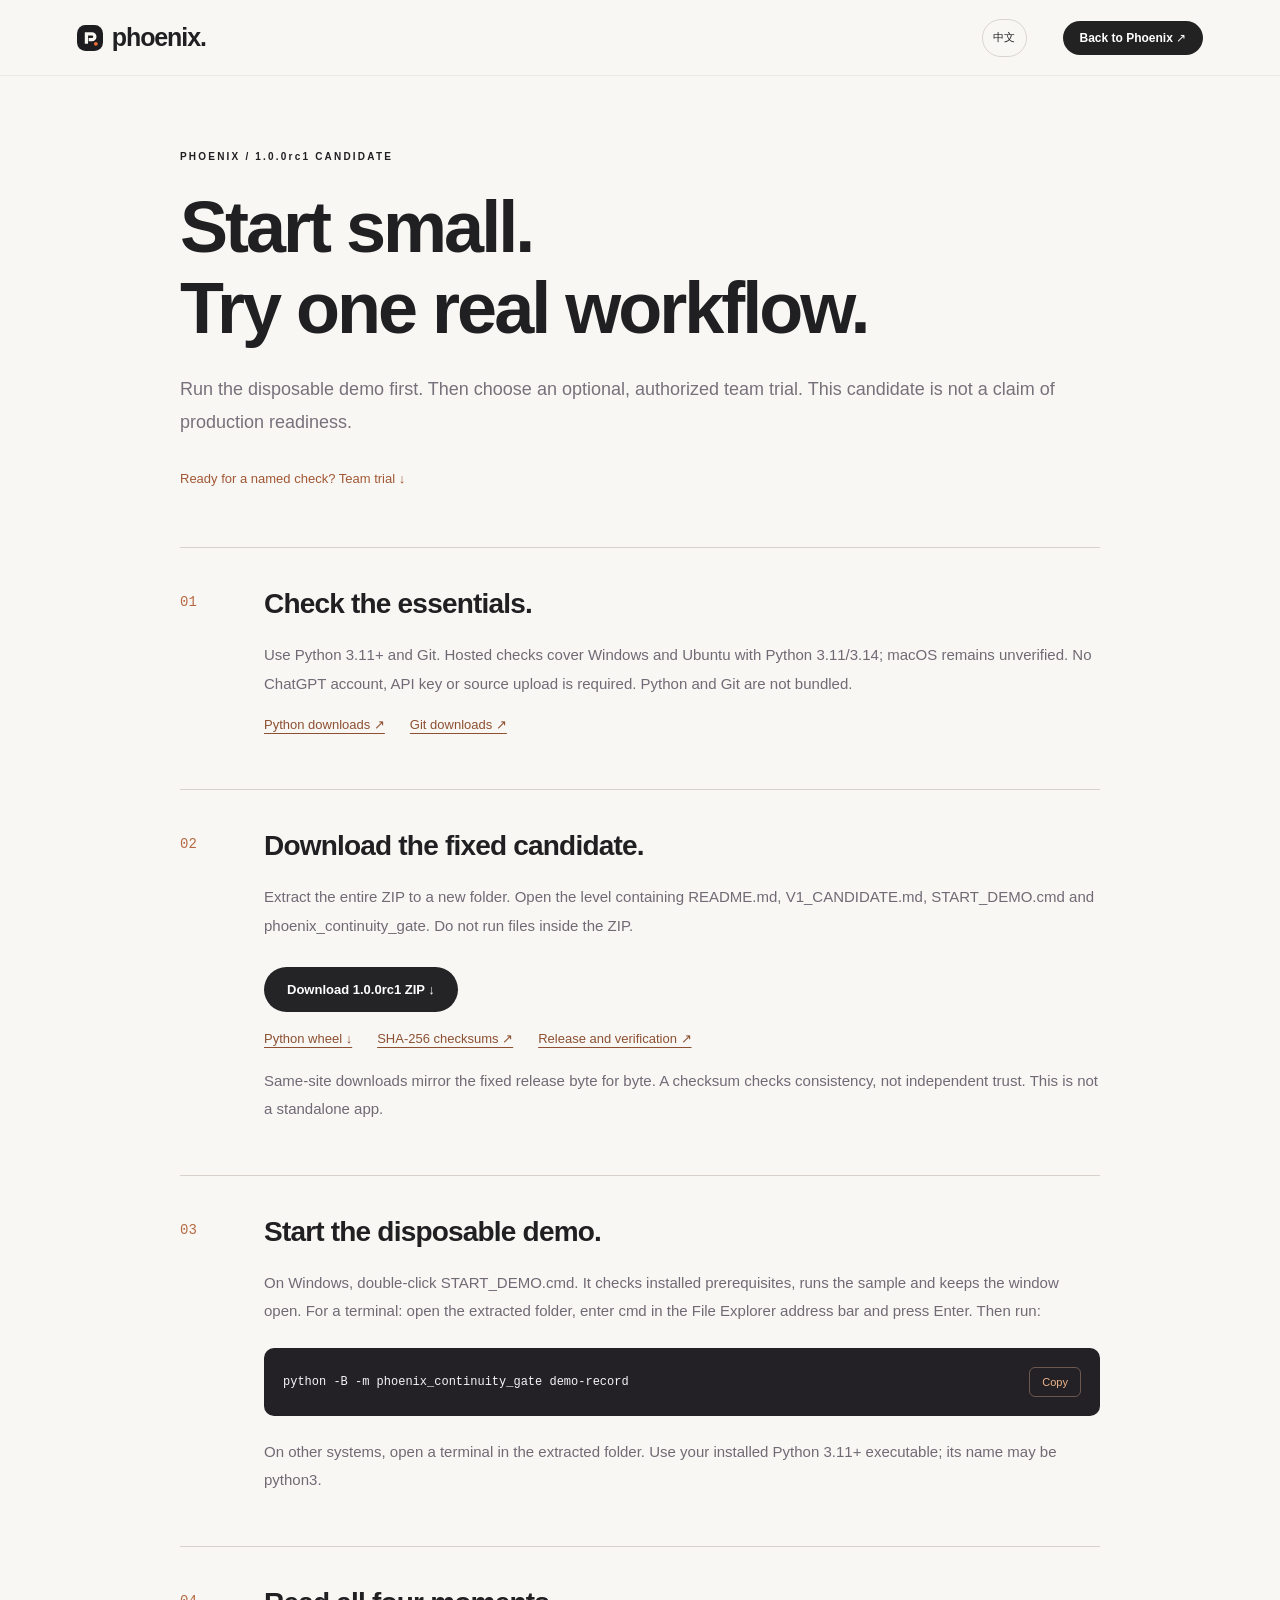
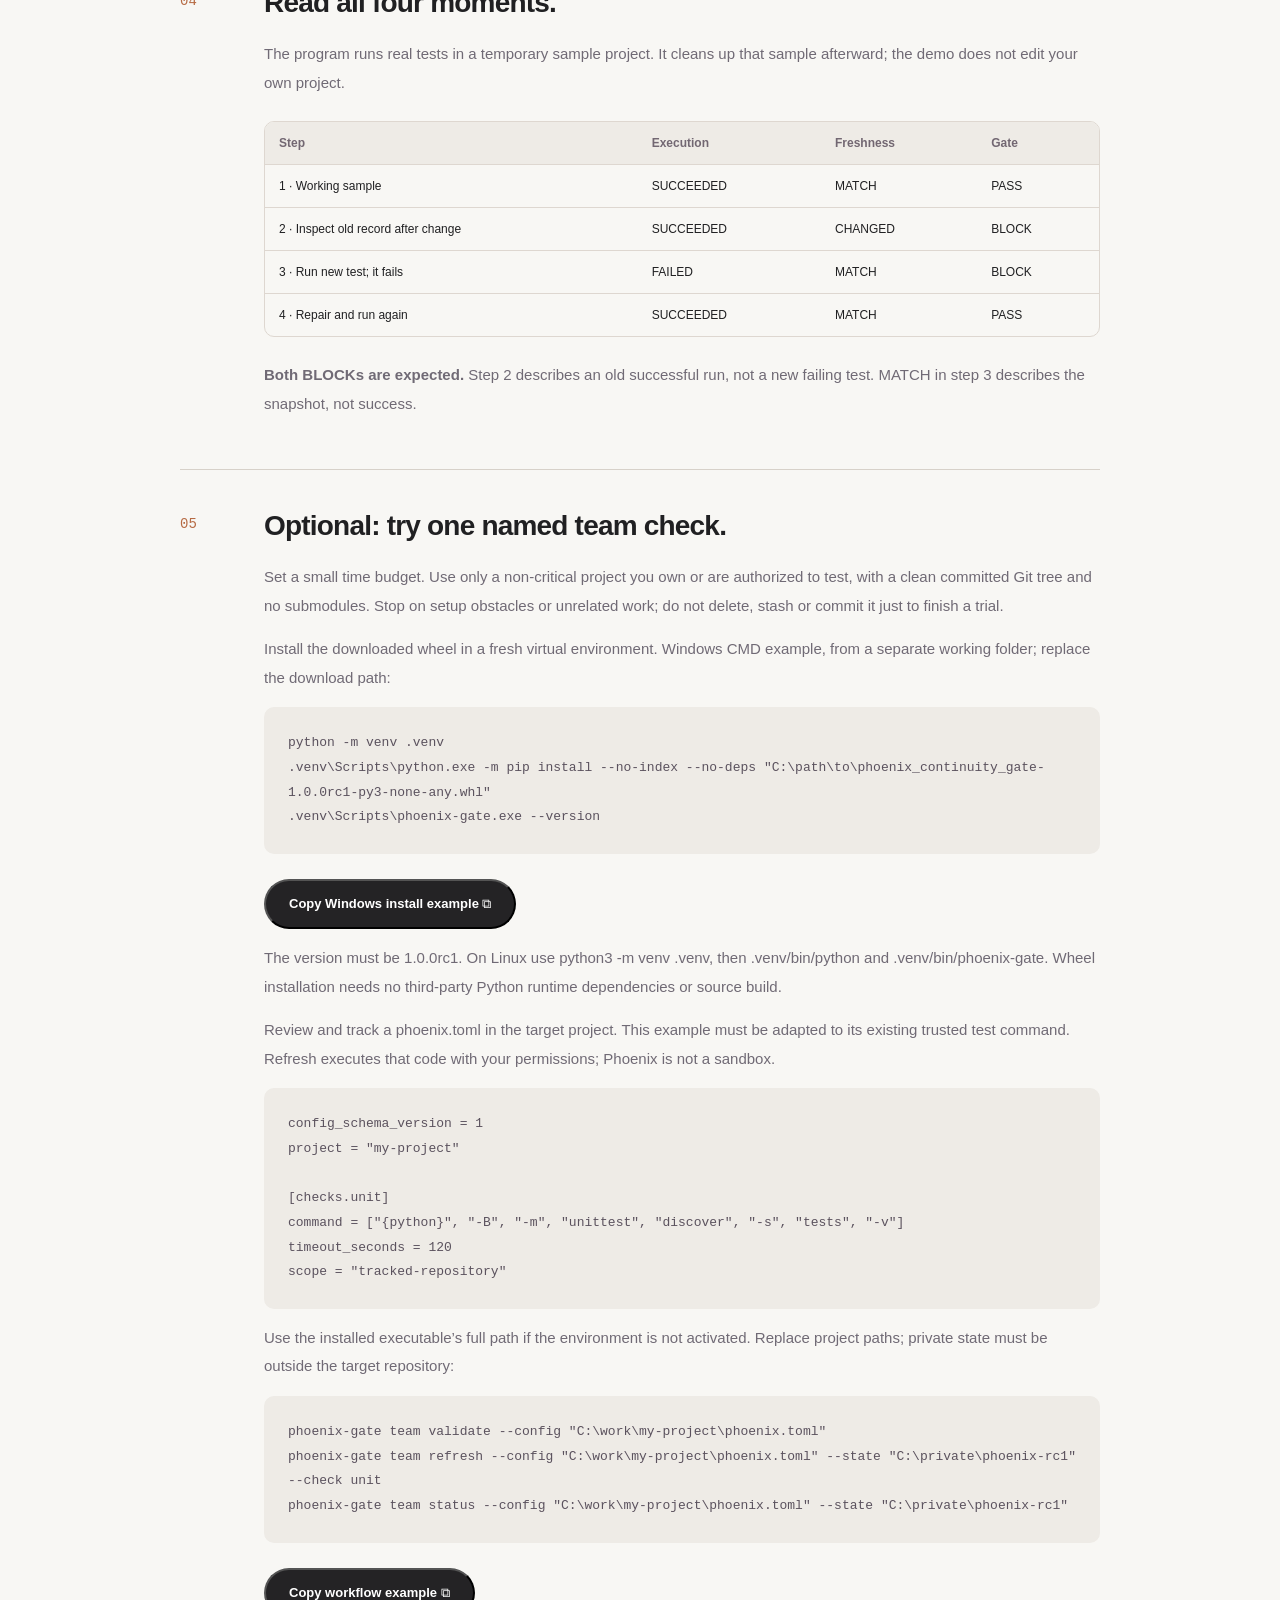
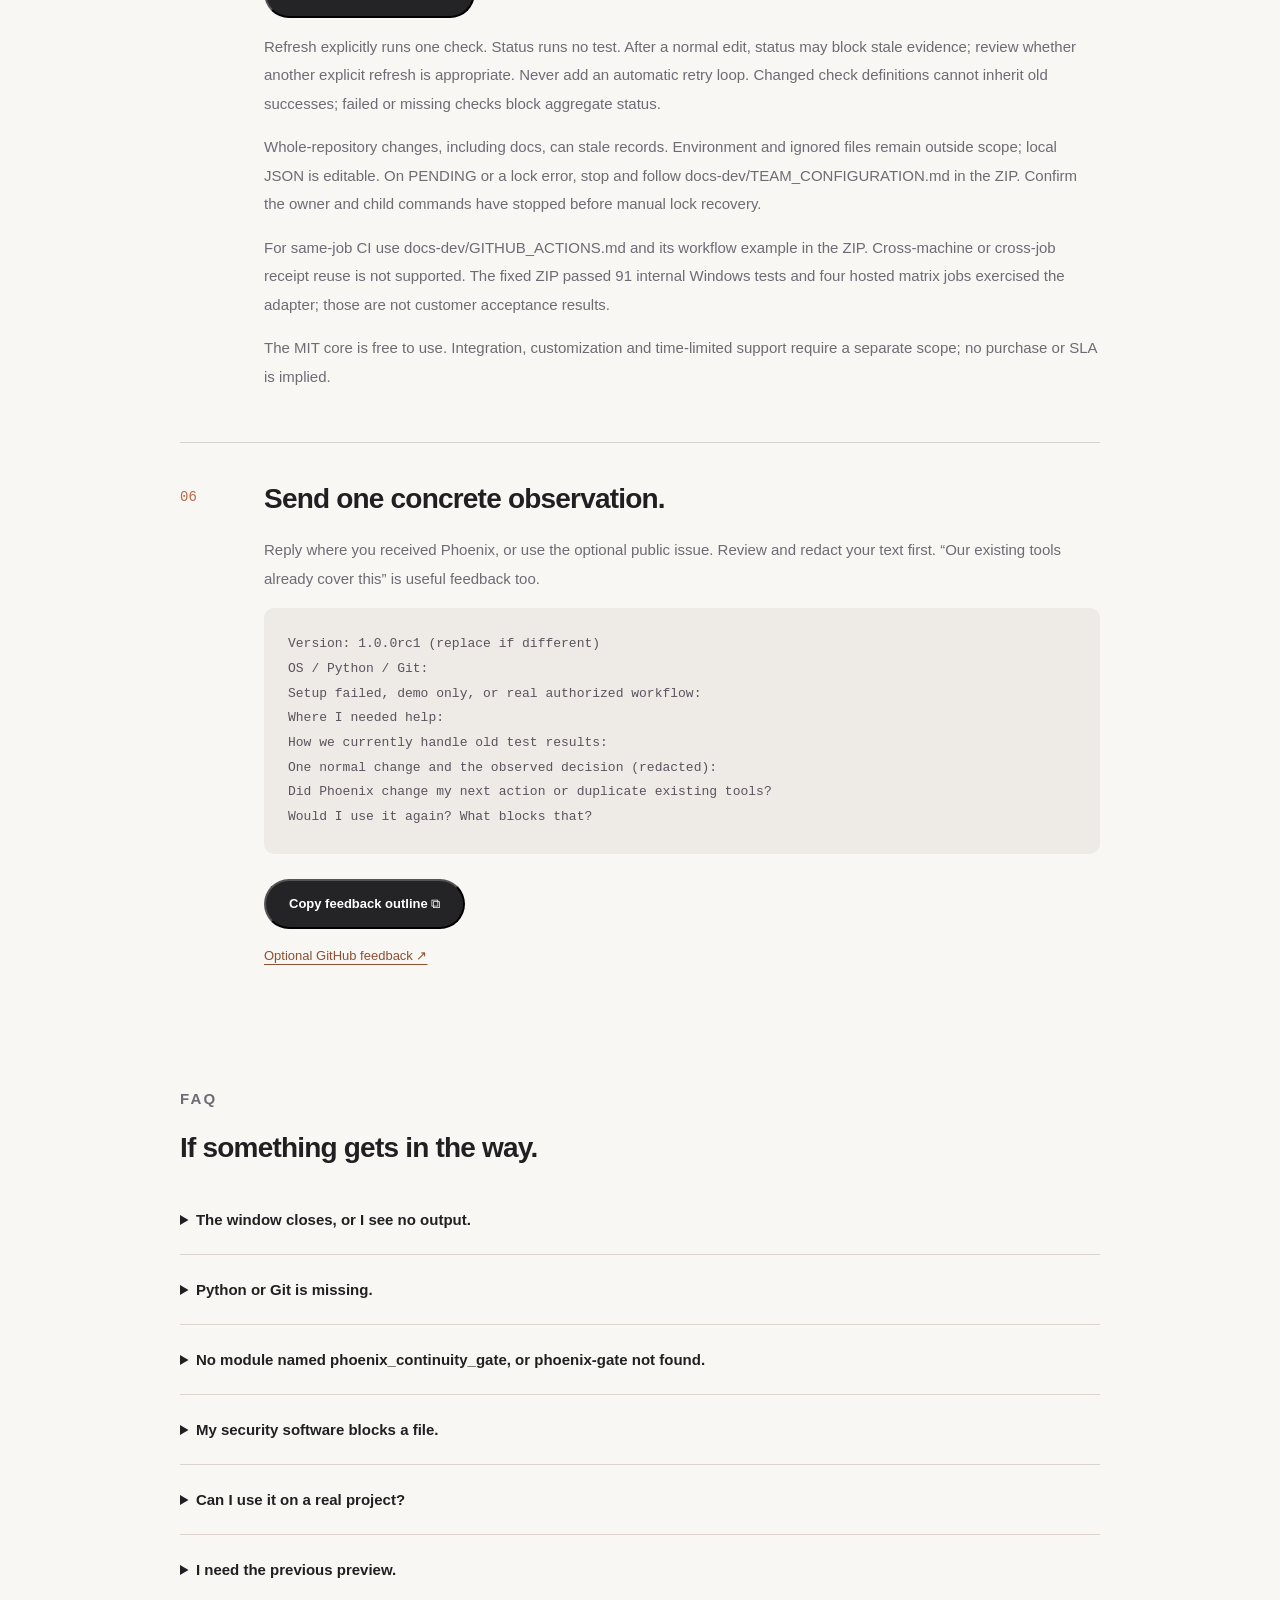
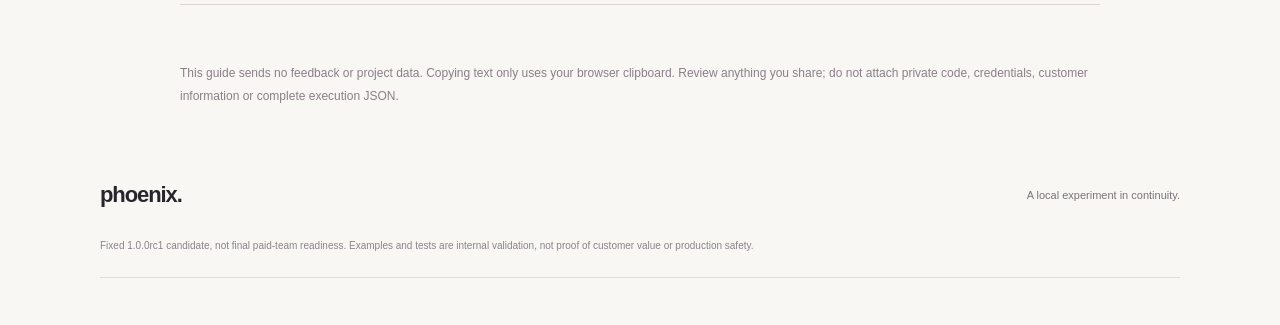
<file: docs/guide.html>
<!doctype html>
<html lang="en"><head><meta charset="utf-8"><meta name="viewport" content="width=device-width,initial-scale=1"><title>Phoenix — Getting started</title><meta name="description" content="Download. Extract. Run. Understand the result."><link rel="canonical" href="https://zhanghilbert0323-boop.github.io/phoenix-continuity-gate/guide.html"><link rel="alternate" hreflang="en" href="https://zhanghilbert0323-boop.github.io/phoenix-continuity-gate/guide.html"><link rel="alternate" hreflang="zh-CN" href="https://zhanghilbert0323-boop.github.io/phoenix-continuity-gate/guide-zh.html"><link rel="stylesheet" href="styles.css"><link rel="stylesheet" href="locale.css"><link rel="stylesheet" href="guide.css"><link rel="icon" href="mark.svg" type="image/svg+xml"><script src="guide.js" defer></script></head>
<body data-copy-success="Copied. Paste it where you need it." data-copy-failure="Clipboard unavailable. Select and copy the text manually."><a class="skip" href="#main">Getting started</a><header class="nav"><a class="brand" href="index.html?lang=en"><img src="mark.svg" width="26" height="26" alt="">phoenix.</a><nav aria-label="Getting started"><a class="language-switch" href="guide-zh.html">中文</a><a class="nav-download" href="index.html?lang=en">Back to Phoenix ↗</a></nav></header>
<main id="main" class="guide-main section-wrap" data-release="1.0.0rc1"><div class="guide-intro"><p class="eyebrow">PHOENIX / 1.0.0rc1 CANDIDATE</p><h1>Start small.<br>Try one real workflow.</h1><p>Run the disposable demo first. Then choose an optional, authorized team trial. This candidate is not a claim of production readiness.</p><a class="text-link" href="#team">Ready for a named check? Team trial ↓</a></div>
<div class="guide-steps"><section class="guide-step"><span class="guide-number">01</span><div><h2>Check the essentials.</h2><p>Use Python 3.11+ and Git. Hosted checks cover Windows and Ubuntu with Python 3.11/3.14; macOS remains unverified. No ChatGPT account, API key or source upload is required. Python and Git are not bundled.</p><p class="guide-links"><a href="https://www.python.org/downloads/">Python downloads ↗</a><a href="https://git-scm.com/downloads/">Git downloads ↗</a></p></div></section>
<section class="guide-step"><span class="guide-number">02</span><div><h2>Download the fixed candidate.</h2><p>Extract the entire ZIP to a new folder. Open the level containing README.md, V1_CANDIDATE.md, START_DEMO.cmd and phoenix_continuity_gate. Do not run files inside the ZIP.</p><a class="button dark" href="downloads/phoenix-continuity-gate-1.0.0rc1.zip">Download 1.0.0rc1 ZIP ↓</a><p class="guide-links"><a href="downloads/phoenix_continuity_gate-1.0.0rc1-py3-none-any.whl">Python wheel ↓</a><a href="downloads/SHA256SUMS.txt">SHA-256 checksums ↗</a><a href="https://github.com/zhanghilbert0323-boop/phoenix-continuity-gate/releases/tag/v1.0.0-rc1">Release and verification ↗</a></p><p>Same-site downloads mirror the fixed release byte for byte. A checksum checks consistency, not independent trust. This is not a standalone app.</p></div></section>
<section class="guide-step"><span class="guide-number">03</span><div><h2>Start the disposable demo.</h2><p>On Windows, double-click START_DEMO.cmd. It checks installed prerequisites, runs the sample and keeps the window open. For a terminal: open the extracted folder, enter cmd in the File Explorer address bar and press Enter. Then run:</p><div class="guide-command"><code id="run-command">python -B -m phoenix_continuity_gate demo-record</code><button data-copy="run-command">Copy</button></div><p>On other systems, open a terminal in the extracted folder. Use your installed Python 3.11+ executable; its name may be python3.</p></div></section>
<section class="guide-step"><span class="guide-number">04</span><div><h2>Read all four moments.</h2><p>The program runs real tests in a temporary sample project. It cleans up that sample afterward; the demo does not edit your own project.</p><div class="table-wrap"><table><thead><tr><th>Step</th><th>Execution</th><th>Freshness</th><th>Gate</th></tr></thead><tbody><tr><td>1 · Working sample</td><td>SUCCEEDED</td><td>MATCH</td><td>PASS</td></tr><tr><td>2 · Inspect old record after change</td><td>SUCCEEDED</td><td>CHANGED</td><td>BLOCK</td></tr><tr><td>3 · Run new test; it fails</td><td>FAILED</td><td>MATCH</td><td>BLOCK</td></tr><tr><td>4 · Repair and run again</td><td>SUCCEEDED</td><td>MATCH</td><td>PASS</td></tr></tbody></table></div><p><strong>Both BLOCKs are expected.</strong> Step 2 describes an old successful run, not a new failing test. MATCH in step 3 describes the snapshot, not success.</p></div></section>
<section class="guide-step" id="team"><span class="guide-number">05</span><div><h2>Optional: try one named team check.</h2><p>Set a small time budget. Use only a non-critical project you own or are authorized to test, with a clean committed Git tree and no submodules. Stop on setup obstacles or unrelated work; do not delete, stash or commit it just to finish a trial.</p><p>Install the downloaded wheel in a fresh virtual environment. Windows CMD example, from a separate working folder; replace the download path:</p><pre id="install-windows">python -m venv .venv
.venv\Scripts\python.exe -m pip install --no-index --no-deps "C:\path\to\phoenix_continuity_gate-1.0.0rc1-py3-none-any.whl"
.venv\Scripts\phoenix-gate.exe --version</pre><button class="button dark" data-copy="install-windows">Copy Windows install example ⧉</button><p>The version must be 1.0.0rc1. On Linux use python3 -m venv .venv, then .venv/bin/python and .venv/bin/phoenix-gate. Wheel installation needs no third-party Python runtime dependencies or source build.</p><p>Review and track a phoenix.toml in the target project. This example must be adapted to its existing trusted test command. Refresh executes that code with your permissions; Phoenix is not a sandbox.</p><pre id="config-example">config_schema_version = 1
project = "my-project"

[checks.unit]
command = ["{python}", "-B", "-m", "unittest", "discover", "-s", "tests", "-v"]
timeout_seconds = 120
scope = "tracked-repository"</pre><p>Use the installed executable’s full path if the environment is not activated. Replace project paths; private state must be outside the target repository:</p><pre id="team-command">phoenix-gate team validate --config "C:\work\my-project\phoenix.toml"
phoenix-gate team refresh --config "C:\work\my-project\phoenix.toml" --state "C:\private\phoenix-rc1" --check unit
phoenix-gate team status --config "C:\work\my-project\phoenix.toml" --state "C:\private\phoenix-rc1"</pre><button class="button dark" data-copy="team-command">Copy workflow example ⧉</button><p>Refresh explicitly runs one check. Status runs no test. After a normal edit, status may block stale evidence; review whether another explicit refresh is appropriate. Never add an automatic retry loop. Changed check definitions cannot inherit old successes; failed or missing checks block aggregate status.</p><p>Whole-repository changes, including docs, can stale records. Environment and ignored files remain outside scope; local JSON is editable. On PENDING or a lock error, stop and follow docs-dev/TEAM_CONFIGURATION.md in the ZIP. Confirm the owner and child commands have stopped before manual lock recovery.</p><p>For same-job CI use docs-dev/GITHUB_ACTIONS.md and its workflow example in the ZIP. Cross-machine or cross-job receipt reuse is not supported. The fixed ZIP passed 91 internal Windows tests and four hosted matrix jobs exercised the adapter; those are not customer acceptance results.</p><p>The MIT core is free to use. Integration, customization and time-limited support require a separate scope; no purchase or SLA is implied.</p></div></section>
<section class="guide-step" id="feedback"><span class="guide-number">06</span><div><h2>Send one concrete observation.</h2><p>Reply where you received Phoenix, or use the optional public issue. Review and redact your text first. “Our existing tools already cover this” is useful feedback too.</p><pre id="feedback-outline">Version: 1.0.0rc1 (replace if different)
OS / Python / Git:
Setup failed, demo only, or real authorized workflow:
Where I needed help:
How we currently handle old test results:
One normal change and the observed decision (redacted):
Did Phoenix change my next action or duplicate existing tools?
Would I use it again? What blocks that?</pre><button class="button dark" data-copy="feedback-outline">Copy feedback outline ⧉</button><p class="guide-links"><a href="https://github.com/zhanghilbert0323-boop/phoenix-continuity-gate/issues/new?template=trial-feedback.md">Optional GitHub feedback ↗</a></p></div></section></div>
<section class="guide-faq"><p class="eyebrow">FAQ</p><h2>If something gets in the way.</h2><details><summary>The window closes, or I see no output.</summary><p>Open Command Prompt from the extracted folder and use the command above. Keep the error text. No output does not establish success.</p></details>
<details><summary>Python or Git is missing.</summary><p>Use the official download pages above if you choose to install them, then open a new terminal. To check only the Windows environment, run START_DEMO.cmd --check. That check does not execute tests.</p></details>
<details><summary>No module named phoenix_continuity_gate, or phoenix-gate not found.</summary><p>For the source demo, use the extracted folder containing the package. For installed checks, use the virtual environment’s full Python/phoenix-gate path. Installing into one environment does not install into another.</p></details>
<details><summary>My security software blocks a file.</summary><p>Keep the message and report the startup obstacle. Do not disable security protections to complete the trial.</p></details>
<details><summary>Can I use it on a real project?</summary><p>Use the optional <a href="#team">team trial</a> on an authorized non-critical project. Keep state private and outside the repository. Do not upload credentials or raw records.</p></details><details><summary>I need the previous preview.</summary><p>The <a href="downloads/phoenix-continuity-gate-v0.2.2-preview.zip">historical v0.2.2 ZIP</a> is preserved. It does not include the candidate’s named-check interface; report your actual version.</p></details></section><p class="guide-privacy">This guide sends no feedback or project data. Copying text only uses your browser clipboard. Review anything you share; do not attach private code, credentials, customer information or complete execution JSON.</p><p id="guide-copy-status" role="status" aria-live="polite"></p></main>
<footer class="section-wrap"><div class="footer-top"><a class="brand" href="index.html?lang=en">phoenix.</a><p>A local experiment in continuity.</p></div><p class="fineprint">Fixed 1.0.0rc1 candidate, not final paid-team readiness. Examples and tests are internal validation, not proof of customer value or production safety.</p></footer></body></html>
</file>
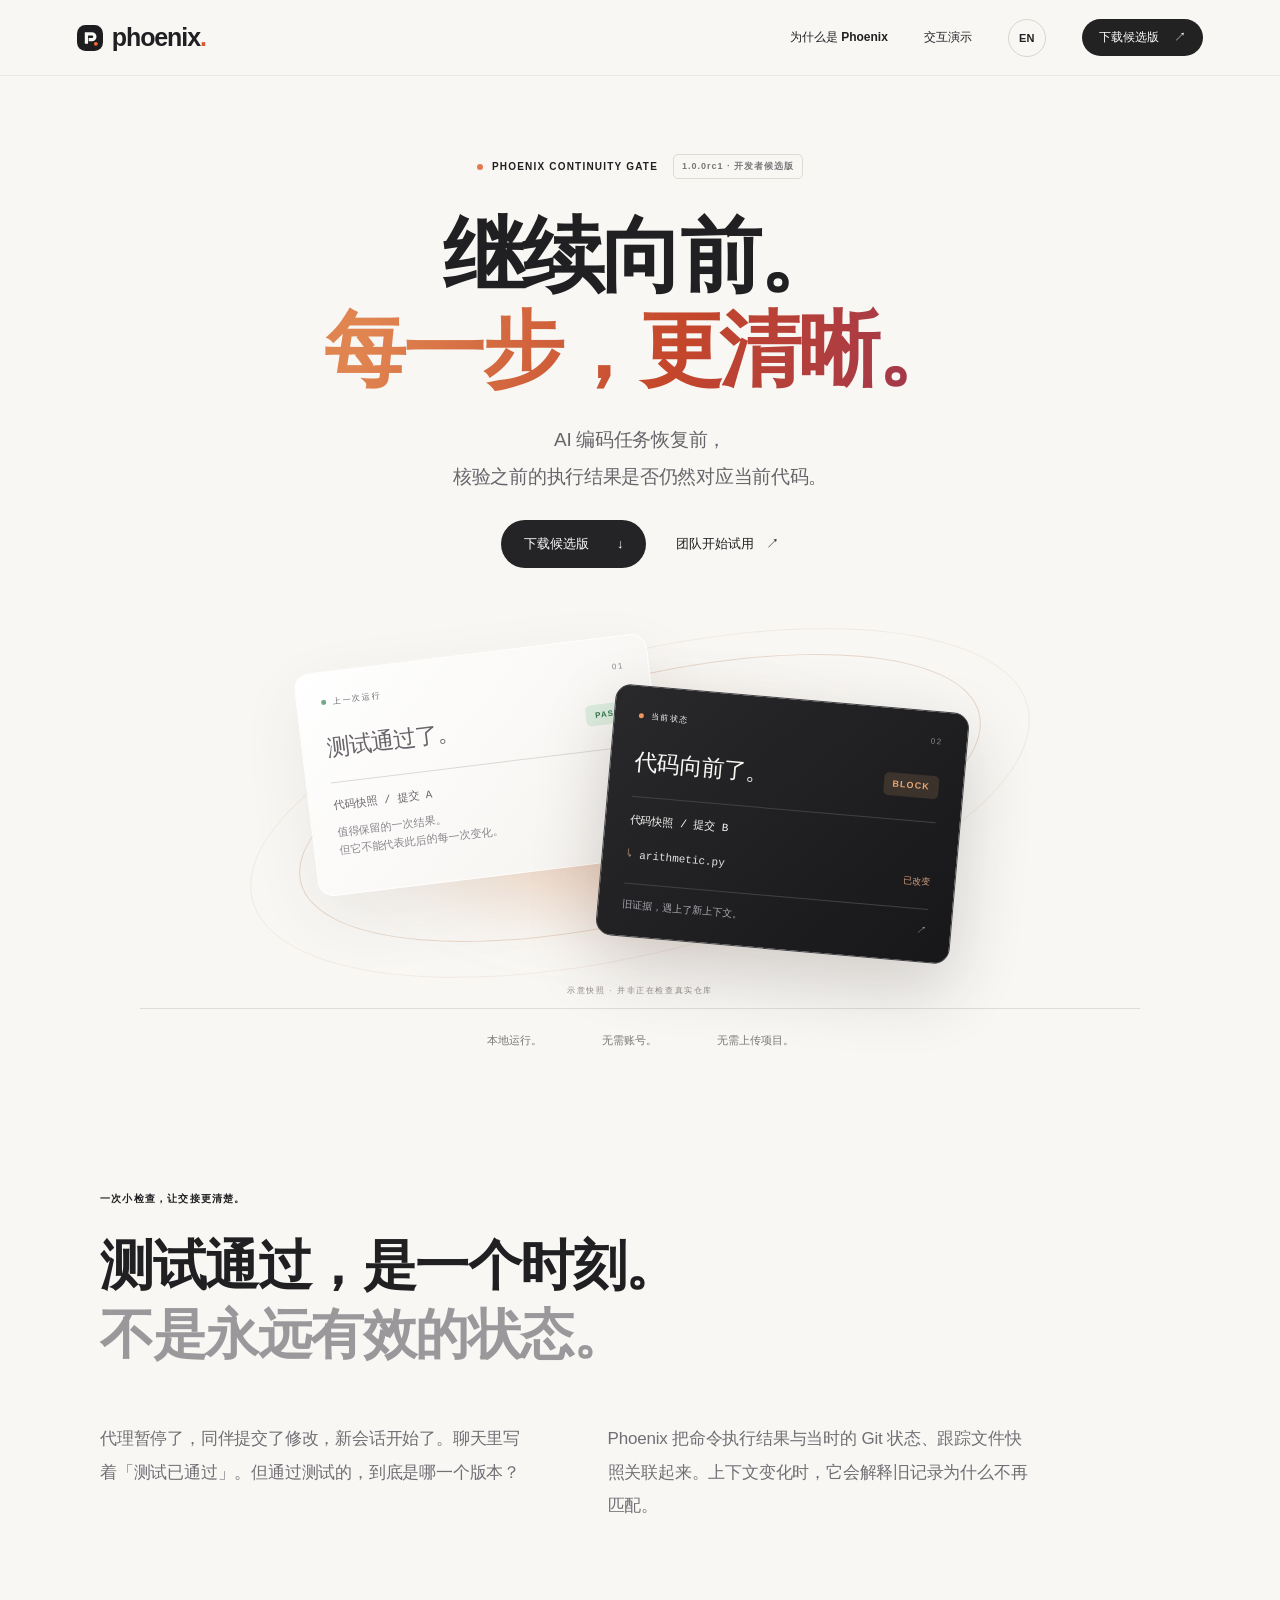
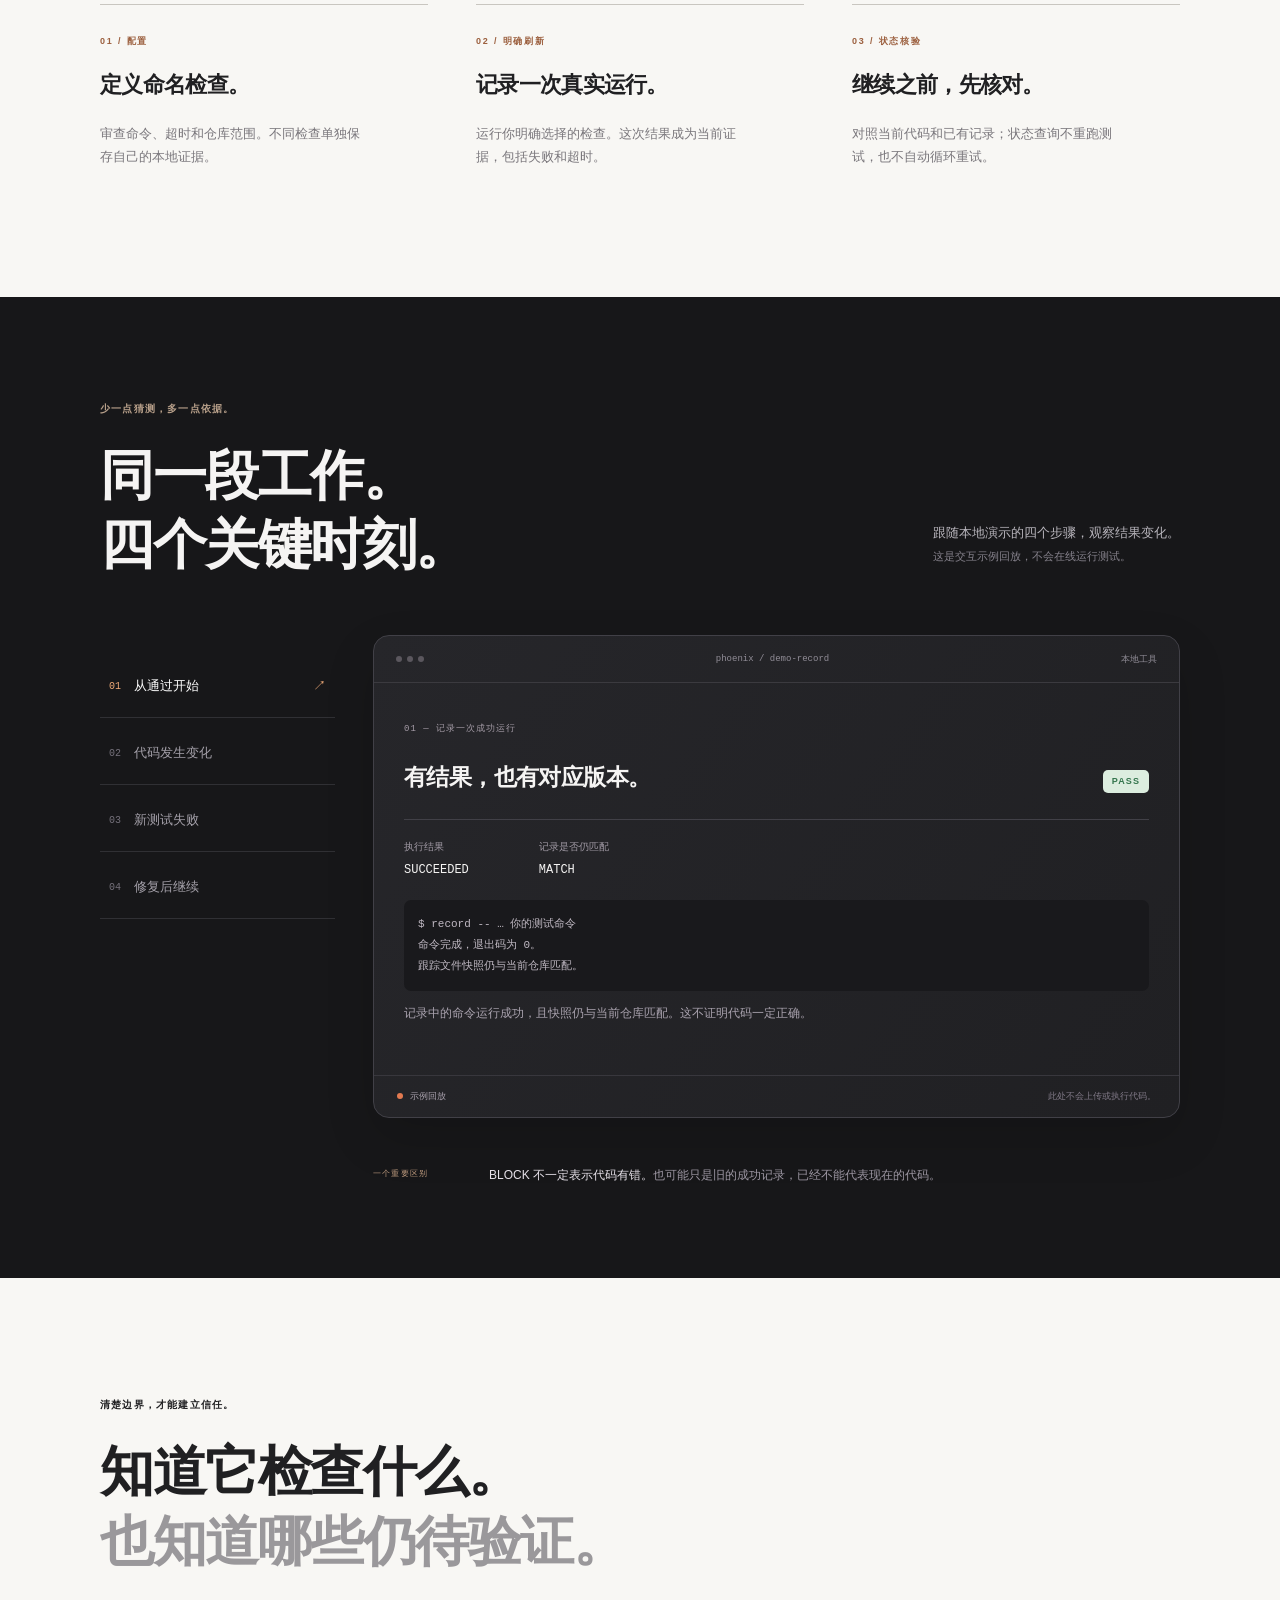
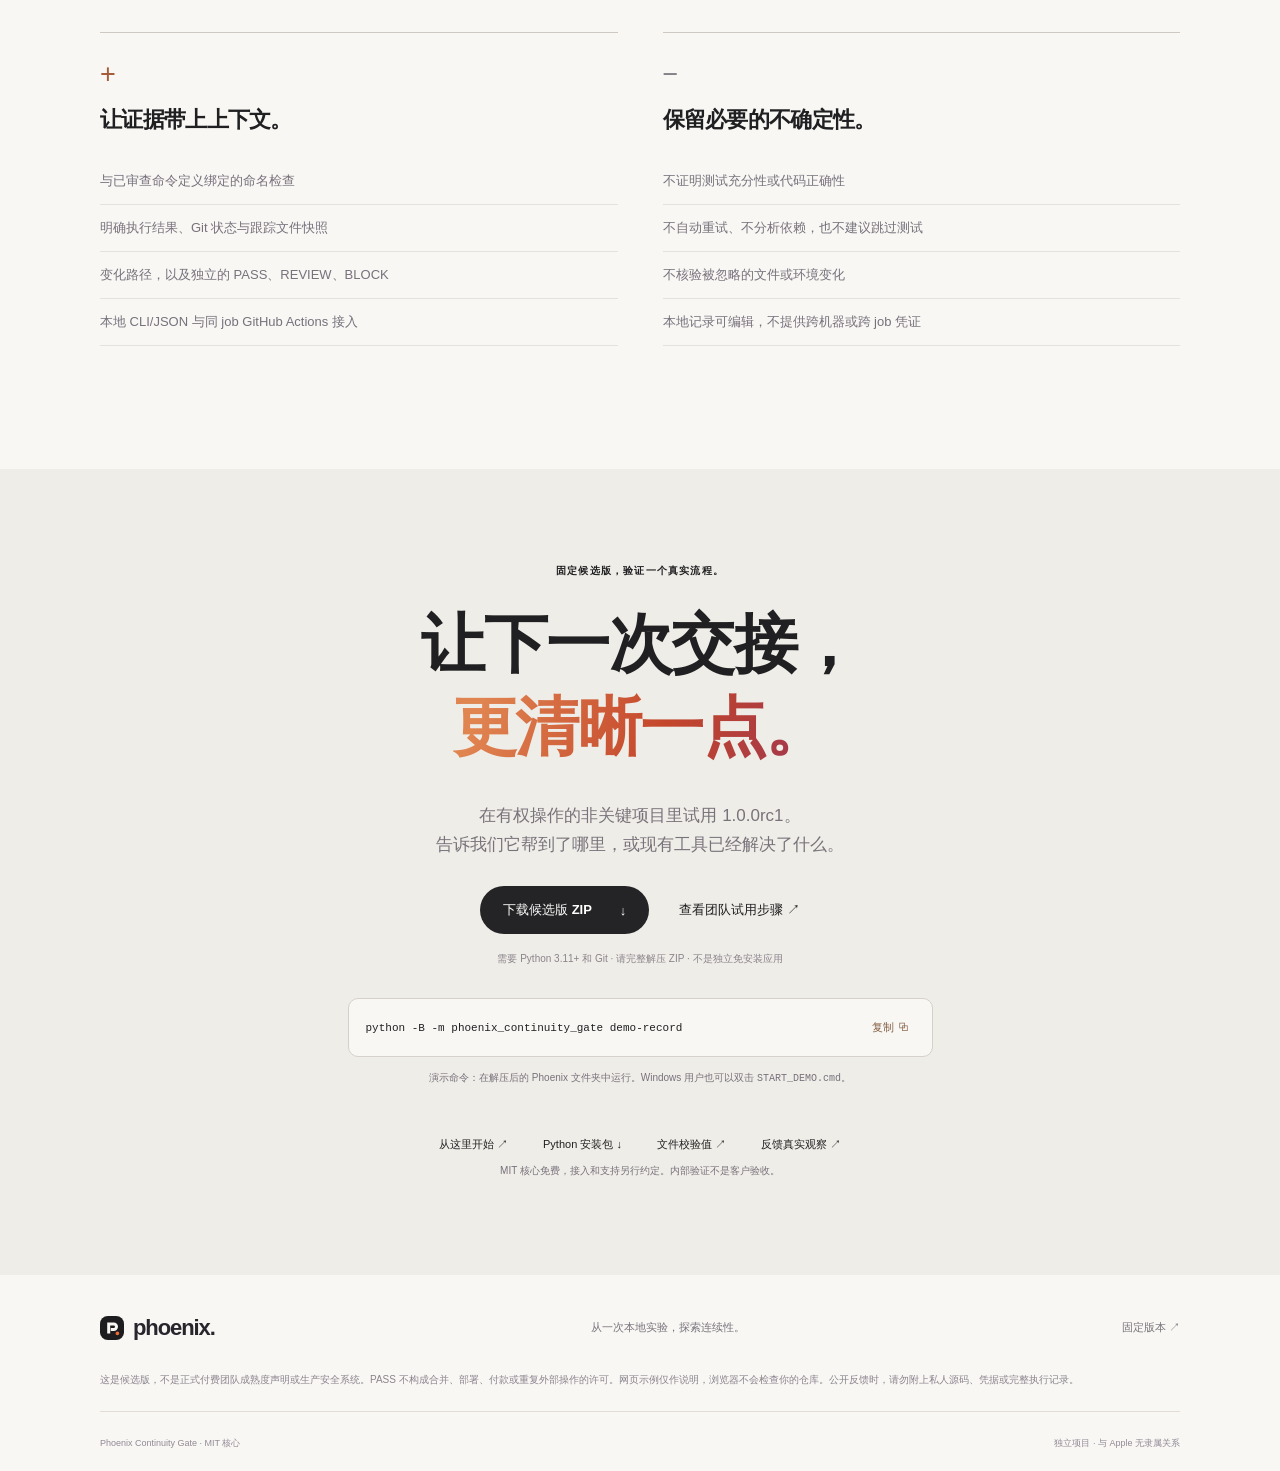
<file: docs/zh.html>
<!doctype html>
<html lang="zh-CN">
<head>
  <meta charset="utf-8"><meta name="viewport" content="width=device-width,initial-scale=1">
  <meta name="theme-color" content="#f8f7f4">
  <title>Phoenix — 带着清晰，继续向前。</title>
  <meta name="description" content="Phoenix 1.0.0rc1：AI 编码任务恢复前，核验之前的执行结果是否仍然对应当前代码。支持命名检查、明确刷新及同 job 工作流接入，本地运行。">
  <link rel="canonical" href="https://zhanghilbert0323-boop.github.io/phoenix-continuity-gate/zh.html">
  <link rel="alternate" hreflang="en" href="https://zhanghilbert0323-boop.github.io/phoenix-continuity-gate/">
  <link rel="alternate" hreflang="zh-CN" href="https://zhanghilbert0323-boop.github.io/phoenix-continuity-gate/zh.html">
  <link rel="alternate" hreflang="x-default" href="https://zhanghilbert0323-boop.github.io/phoenix-continuity-gate/">
  <link rel="stylesheet" href="styles.css"><link rel="stylesheet" href="locale.css"><script src="app.js" defer></script>
  <link rel="icon" href="mark.svg" type="image/svg+xml">
</head>
<body data-release="1.0.0rc1">
<a class="skip" href="#main">跳转到正文</a>
<header class="nav"><a class="brand" href="#" aria-label="Phoenix 首页"><img src="mark.svg" width="26" height="26" alt="">phoenix<span class="brand-dot">.</span></a><nav aria-label="主导航"><a href="#story">为什么是 Phoenix</a><a href="#demo">交互演示</a><a class="language-switch" data-language="en" href="index.html?lang=en" lang="en" aria-label="Switch to English">EN</a><a class="nav-download" href="#start">下载候选版 <span aria-hidden="true">↗</span></a></nav></header>
<main id="main">
<section class="hero">
  <p class="eyebrow"><span class="live-dot"></span> PHOENIX CONTINUITY GATE <span class="version">1.0.0rc1 · 开发者候选版</span></p>
  <h1>继续向前。<br><span class="gradient-text">每一步，更清晰。</span></h1>
  <p class="hero-copy">AI 编码任务恢复前，<br>核验之前的执行结果是否仍然对应当前代码。</p>
  <div class="hero-actions"><a class="button dark" href="#start">下载候选版 <span aria-hidden="true">↓</span></a><a class="text-link" href="guide-zh.html#team">团队开始试用 <span aria-hidden="true">↗</span></a></div>
  <div class="hero-art" aria-label="示意图：提交 A 上的通过记录，在代码变为提交 B 后失效">
    <div class="orbit orbit-one"></div><div class="orbit orbit-two"></div><div class="halo"></div>
    <div class="evidence-card old-card"><div class="card-top"><span class="tiny-dot"></span> 上一次运行 <span>01</span></div><div class="card-heading">测试通过了。<span class="pill pass">PASS</span></div><div class="card-rule"></div><div class="mono">代码快照 / 提交 A</div><p>值得保留的一次结果。<br>但它不能代表此后的每一次变化。</p></div>
    <div class="evidence-card current-card"><div class="card-top"><span class="tiny-dot orange"></span> 当前状态 <span>02</span></div><div class="card-heading">代码向前了。<span class="pill block">BLOCK</span></div><div class="card-rule"></div><div class="mono">代码快照 / 提交 B</div><p><span class="file-icon">↳</span> arithmetic.py <span class="change-tag">已改变</span></p><div class="card-bottom">旧证据，遇上了新上下文。 <span>↗</span></div></div>
    <span class="art-caption">示意快照 · 并非正在检查真实仓库</span>
  </div>
  <div class="hero-foot"><span>本地运行。</span><span>无需账号。</span><span>无需上传项目。</span></div>
</section>
<section id="story" class="story section-wrap">
  <p class="eyebrow">一次小检查，让交接更清楚。</p>
  <h2>测试通过，是一个时刻。<br><span class="muted">不是永远有效的状态。</span></h2>
  <div class="story-row"><p>代理暂停了，同伴提交了修改，新会话开始了。聊天里写着「测试已通过」。但通过测试的，到底是哪一个版本？</p><p>Phoenix 把命令执行结果与当时的 Git 状态、跟踪文件快照关联起来。上下文变化时，它会解释旧记录为什么不再匹配。</p></div>
  <div class="timeline"><div><span class="timeline-num">01 / 配置</span><h3>定义命名检查。</h3><p>审查命令、超时和仓库范围。不同检查单独保存自己的本地证据。</p></div><div><span class="timeline-num">02 / 明确刷新</span><h3>记录一次真实运行。</h3><p>运行你明确选择的检查。这次结果成为当前证据，包括失败和超时。</p></div><div><span class="timeline-num">03 / 状态核验</span><h3>继续之前，先核对。</h3><p>对照当前代码和已有记录；状态查询不重跑测试，也不自动循环重试。</p></div></div>
</section>
<section id="demo" class="demo-section">
  <div class="section-wrap"><div class="demo-heading"><div><p class="eyebrow">少一点猜测，多一点依据。</p><h2>同一段工作。<br>四个关键时刻。</h2></div><p>跟随本地演示的四个步骤，观察结果变化。<br><span>这是交互示例回放，不会在线运行测试。</span></p></div>
  <div class="demo-shell">
    <div class="demo-controls" aria-label="选择演示步骤"><button class="step active" data-step="0" aria-pressed="true"><span>01</span> 从通过开始 <i>↗</i></button><button class="step" data-step="1" aria-pressed="false"><span>02</span> 代码发生变化 <i>↗</i></button><button class="step" data-step="2" aria-pressed="false"><span>03</span> 新测试失败 <i>↗</i></button><button class="step" data-step="3" aria-pressed="false"><span>04</span> 修复后继续 <i>↗</i></button></div>
    <div class="demo-screen"><div class="terminal-top"><div class="window-dots"><b></b><b></b><b></b></div><span>phoenix / demo-record</span><span>本地工具</span></div><div class="screen-body" aria-live="polite" aria-atomic="true"><p id="demo-kicker" class="mono">01 — 记录一次成功运行</p><div class="verdict-row"><h3 id="demo-title">有结果，也有对应版本。</h3><span id="demo-verdict" class="pill pass">PASS</span></div><div class="metrics"><div><span>执行结果</span><strong id="execution">SUCCEEDED</strong></div><div><span>记录是否仍匹配</span><strong id="freshness">MATCH</strong></div></div><pre id="demo-output">$ record -- … 你的测试命令
命令完成，退出码为 0。
跟踪文件快照仍与当前仓库匹配。</pre><p id="demo-explanation">记录中的命令运行成功，且快照仍与当前仓库匹配。这不证明代码一定正确。</p></div><div class="screen-footer"><span class="live-dot"></span> 示例回放 <span>此处不会上传或执行代码。</span></div></div>
  </div><div class="demo-note"><span>一个重要区别</span><p><strong>BLOCK 不一定表示代码有错。</strong>也可能只是旧的成功记录，已经不能代表现在的代码。</p></div></div>
</section>
<section class="boundaries section-wrap" id="scope"><p class="eyebrow">清楚边界，才能建立信任。</p><h2>知道它检查什么。<br><span class="muted">也知道哪些仍待验证。</span></h2><div class="boundary-grid"><article><span class="boundary-sign">+</span><h3>让证据带上上下文。</h3><ul><li>与已审查命令定义绑定的命名检查</li><li>明确执行结果、Git 状态与跟踪文件快照</li><li>变化路径，以及独立的 PASS、REVIEW、BLOCK</li><li>本地 CLI/JSON 与同 job GitHub Actions 接入</li></ul></article><article><span class="boundary-sign neutral">−</span><h3>保留必要的不确定性。</h3><ul><li>不证明测试充分性或代码正确性</li><li>不自动重试、不分析依赖，也不建议跳过测试</li><li>不核验被忽略的文件或环境变化</li><li>本地记录可编辑，不提供跨机器或跨 job 凭证</li></ul></article></div></section>
<section id="start" class="start-section"><div class="section-wrap"><p class="eyebrow">固定候选版，验证一个真实流程。</p><h2>让下一次交接，<br><span class="gradient-text">更清晰一点。</span></h2><p class="start-copy">在有权操作的非关键项目里试用 1.0.0rc1。<br>告诉我们它帮到了哪里，或现有工具已经解决了什么。</p><div class="hero-actions"><a class="button dark" href="downloads/phoenix-continuity-gate-1.0.0rc1.zip">下载候选版 ZIP <span aria-hidden="true">↓</span></a><a class="text-link" href="guide-zh.html#team">查看团队试用步骤 ↗</a></div><p class="requirements">需要 Python 3.11+ 和 Git · 请完整解压 ZIP · 不是独立免安装应用</p><div class="command-box"><span class="mono" id="command">python -B -m phoenix_continuity_gate demo-record</span><button id="copy-command" aria-label="复制演示命令">复制 <span aria-hidden="true">⧉</span></button></div><p class="command-context">演示命令：在解压后的 Phoenix 文件夹中运行。Windows 用户也可以双击 <code>START_DEMO.cmd</code>。</p><span id="copy-status" role="status"></span><div class="resource-links"><a href="guide-zh.html">从这里开始 ↗</a><a href="downloads/phoenix_continuity_gate-1.0.0rc1-py3-none-any.whl">Python 安装包 ↓</a><a href="downloads/SHA256SUMS.txt">文件校验值 ↗</a><a href="guide-zh.html#feedback">反馈真实观察 ↗</a></div><p class="command-context">MIT 核心免费，接入和支持另行约定。内部验证不是客户验收。</p></div></section>
</main>
<footer class="section-wrap"><div class="footer-top"><a class="brand" href="#"><img src="mark.svg" width="24" height="24" alt="">phoenix.</a><p>从一次本地实验，探索连续性。</p><a href="https://github.com/zhanghilbert0323-boop/phoenix-continuity-gate/releases/tag/v1.0.0-rc1">固定版本 ↗</a></div><p class="fineprint">这是候选版，不是正式付费团队成熟度声明或生产安全系统。PASS 不构成合并、部署、付款或重复外部操作的许可。网页示例仅作说明，浏览器不会检查你的仓库。公开反馈时，请勿附上私人源码、凭据或完整执行记录。</p><div class="footer-bottom"><span>Phoenix Continuity Gate · MIT 核心</span><span>独立项目 · 与 Apple 无隶属关系</span></div></footer>
</body></html>
</file>
<file: docs/styles.css>
:root{--paper:#f8f7f4;--ink:#202022;--muted:#77767a;--orange:#ce5028;--line:#deddd8}*{box-sizing:border-box}html{scroll-behavior:smooth;scroll-padding-top:85px}body{margin:0;background:var(--paper);color:var(--ink);font-family:-apple-system,BlinkMacSystemFont,"Segoe UI",Arial,sans-serif;-webkit-font-smoothing:antialiased}a{color:inherit;text-decoration:none}button{font:inherit;cursor:pointer}a:focus-visible,button:focus-visible{outline:3px solid #e66e3c;outline-offset:5px}::selection{background:#f7b394;color:#222}.skip{position:fixed;top:-60px;background:white;padding:12px;z-index:99}.skip:focus{top:0}.nav{height:76px;position:sticky;top:0;z-index:10;display:flex;align-items:center;justify-content:space-between;padding:0 max(6vw,24px);background:#f8f7f4e8;border-bottom:1px solid #e1dfd999;backdrop-filter:blur(20px)}.brand{font-weight:730;letter-spacing:-1.1px;font-size:25px;display:inline-flex;gap:9px;align-items:center}.brand-dot{color:#d75b30;margin-left:-9px}.nav nav{display:flex;gap:36px;align-items:center;font-size:12px;font-weight:550}.nav-download{background:#222;color:white;padding:10px 17px;border-radius:22px}.nav-download span{margin-left:12px}.hero{text-align:center;overflow:hidden;padding:68px 24px 0}.eyebrow{font-size:10px;letter-spacing:2.2px;font-weight:650;display:flex;align-items:center;gap:9px}.hero .eyebrow{justify-content:center}.live-dot{width:6px;height:6px;border-radius:50%;background:#e37a50;display:inline-block;flex-shrink:0}.version{font-size:9px;letter-spacing:1px;color:#79777a;border:1px solid #dedbd5;padding:5px 8px;border-radius:5px;margin-left:6px}h1{font-size:clamp(72px,8.3vw,120px);line-height:.97;letter-spacing:-7px;margin:30px 0 25px;font-weight:650}.gradient-text{background:linear-gradient(108deg,#e08450 8%,#c4462b 56%,#9e3651 100%);-webkit-background-clip:text;background-clip:text;color:transparent}.hero-copy{font-size:19px;line-height:1.6;color:#68656a;font-weight:400;letter-spacing:-.3px}.hero-actions{display:flex;align-items:center;justify-content:center;gap:30px;margin-top:25px}.button{display:inline-flex;align-items:center;gap:28px;border-radius:30px;padding:15px 23px;font-size:13px;font-weight:550;transition:transform .2s,background .2s}.button:hover{transform:translateY(-2px);background:#3f3b39}.dark{background:#242325;color:#fff}.text-link{font-size:13px}.text-link span{margin-left:8px}.text-link:hover,.resource-links a:hover{text-decoration:underline}.hero-art{position:relative;max-width:940px;height:420px;margin:20px auto 0;text-align:left;isolation:isolate}.halo{position:absolute;z-index:-2;width:600px;height:270px;left:50%;top:95px;transform:translateX(-50%);background:radial-gradient(ellipse,#ed8c4c66,transparent 68%);filter:blur(28px)}.orbit{position:absolute;border:1px solid #c5987959;width:700px;height:240px;border-radius:50%;left:50%;top:90px;transform:translateX(-50%) rotate(-14deg);z-index:-1}.orbit-two{width:800px;height:300px;top:65px;opacity:.4;transform:translateX(-50%) rotate(-14deg)}.evidence-card{width:355px;border-radius:16px;position:absolute;padding:24px;box-shadow:0 24px 65px #533c2414;border:1px solid #fff;background:linear-gradient(135deg,#fff,#f5f3ef);font-size:13px}.old-card{top:65px;left:calc(50% - 335px);transform:rotate(-7deg);color:#68646a}.current-card{top:110px;left:calc(50% - 35px);transform:rotate(5deg);background:linear-gradient(135deg,#29292c,#171719);color:#f8f7f4;border-color:#414044;box-shadow:0 26px 70px #30221c33}.card-top{font-size:8px;letter-spacing:1.6px;display:flex;gap:7px;align-items:center}.card-top>span:last-child{margin-left:auto;color:#89868a}.tiny-dot{height:5px;width:5px;border-radius:50%;background:#76a88a}.tiny-dot.orange{background:#ed945e}.card-heading{font-size:23px;font-weight:570;letter-spacing:-.7px;margin:25px 0 19px;display:flex;align-items:center;justify-content:space-between;gap:10px}.pill{border-radius:5px;padding:6px 9px;font-size:9px;letter-spacing:1.1px;font-weight:650;display:inline-block;line-height:1.2}.pass{background:#dceddf;color:#35764e}.block{background:#f1ad7524;color:#e8a774}.old-card .pass{font-size:8px}.card-rule{height:1px;background:#dcd9d5;margin-bottom:15px}.current-card .card-rule{background:#414045}.mono{font-family:Consolas,"SFMono-Regular",monospace;font-size:11px}.evidence-card p{line-height:1.6;color:#89858c;font-size:11px}.current-card p{color:#e3e1e4;font-family:Consolas,monospace;margin-top:20px}.file-icon{color:#bf967b}.change-tag{float:right;color:#d8a27e;font-size:9px;margin-top:3px}.card-bottom{border-top:1px solid #414045;padding-top:14px;font-size:10px;color:#aaa6ad;margin-top:18px}.card-bottom span{float:right}.art-caption{position:absolute;bottom:12px;width:100%;text-align:center;font-size:8px;letter-spacing:1.6px;color:#8b8583}.hero-foot{max-width:1000px;margin:auto;border-top:1px solid var(--line);padding:24px;display:flex;justify-content:center;gap:60px;font-size:11px;color:#777}.section-wrap{max-width:1080px;width:calc(100% - 96px);margin:0 auto}h2{font-size:clamp(38px,4.5vw,62px);letter-spacing:-2.8px;line-height:1.08;font-weight:600;margin:25px 0 32px}.muted{color:#9a989b}.story{padding:110px 0 115px}.story-row{display:grid;grid-template-columns:1fr 1fr;gap:85px;max-width:930px;margin-top:35px}.story-row p{font-size:17px;line-height:1.65;color:#716f74;letter-spacing:-.2px}.timeline{display:grid;grid-template-columns:repeat(3,1fr);gap:48px;margin-top:65px}.timeline>div{border-top:1px solid #c9c6c0;padding-top:25px}.timeline-num{font-size:9px;letter-spacing:1.8px;color:#9c603f;font-weight:650}h3{font-size:22px;font-weight:600;letter-spacing:-.7px}.timeline p{color:#7a777c;font-size:13px;line-height:1.8;max-width:270px}.demo-section{background:#171719;color:#f5f4f3;padding:95px 0 80px}.demo-section .eyebrow{color:#b9a18b}.demo-heading{display:flex;align-items:end;justify-content:space-between;gap:50px}.demo-heading h2{font-size:clamp(37px,4vw,55px);margin-bottom:0}.demo-heading>p{font-size:13px;line-height:1.8;color:#b8b5bc;max-width:290px}.demo-heading>p span{color:#85818b;font-size:11px}.demo-shell{display:grid;grid-template-columns:235px 1fr;gap:38px;margin-top:55px}.demo-controls{display:flex;flex-direction:column;gap:4px;padding-top:20px}.step{color:#a4a0a9;background:none;border:0;border-bottom:1px solid #303034;text-align:left;padding:22px 9px;display:flex;align-items:center;gap:13px;font-size:13px}.step span{font-family:Consolas,monospace;font-size:10px;color:#75717b}.step i{font-style:normal;margin-left:auto;opacity:0}.step.active{color:white}.step.active span{color:#efaa78}.step.active i{opacity:1;color:#efaa78}.step:hover{background:#ffffff05}.demo-screen{border:1px solid #414047;border-radius:16px;background:linear-gradient(125deg,#26262a,#202023);overflow:hidden;box-shadow:0 20px 50px #0002}.terminal-top{height:47px;border-bottom:1px solid #3b3a3f;padding:0 22px;display:flex;justify-content:space-between;align-items:center;color:#918d97;font-size:9px;font-family:Consolas,monospace}.window-dots{display:flex;gap:5px}.window-dots b{width:6px;height:6px;border-radius:50%;background:#5b575e}.screen-body{padding:30px 30px 16px;min-height:330px}#demo-kicker{font-size:9px;color:#a39aa5;letter-spacing:1px}.verdict-row{display:flex;align-items:center;justify-content:space-between;gap:20px}.verdict-row h3{font-size:24px;margin:16px 0 24px}.metrics{display:flex;gap:70px;border-top:1px solid #414047;padding-top:20px}.metrics div{display:flex;flex-direction:column;gap:9px}.metrics span{font-size:10px;color:#a19aa5}.metrics strong{font-family:Consolas,monospace;font-weight:400;font-size:12px}.demo-screen pre{white-space:pre-wrap;overflow-wrap:anywhere;font-size:11px;color:#c0b9c3;line-height:1.9;background:#19191c;border-radius:7px;padding:14px;margin-top:23px}#demo-explanation{font-size:12px;line-height:1.8;color:#aaa3af;min-height:44px}.screen-footer{padding:14px 23px;display:flex;align-items:center;gap:7px;border-top:1px solid #38373d;font-size:9px;color:#aaa2ae}.screen-footer>span:last-child{margin-left:auto;color:#807987}.demo-note{margin:35px 0 0 273px;display:flex;gap:30px;align-items:start}.demo-note>span{font-size:8px;letter-spacing:1.2px;line-height:1.8;color:#be9b7e;min-width:100px;padding-top:14px}.demo-note p{font-size:12px;line-height:1.8;color:#9c96a2}.demo-note strong{color:#e6e1e9;font-weight:500}.boundaries{padding:110px 0}.boundary-grid{display:grid;grid-template-columns:1fr 1fr;gap:45px;margin-top:55px}.boundary-grid article{border-top:1px solid #cdc9c2;padding-top:26px}.boundary-sign{display:block;font-size:27px;color:#a45c39}.boundary-sign.neutral{color:#858088}.boundary-grid h3{margin:15px 0 23px}.boundary-grid ul{list-style:none;padding:0;color:#77717b;font-size:13px;line-height:1.7}.boundary-grid li{padding:12px 0;border-bottom:1px solid #e5e1dc}.start-section{text-align:center;background:#efede8;padding:85px 0}.start-section .eyebrow{justify-content:center}.start-section h2{font-size:clamp(48px,5.5vw,76px);letter-spacing:-3.5px}.start-copy{font-size:17px;line-height:1.7;color:#78727a;margin-bottom:27px}.requirements{font-size:10px;color:#8a838b;margin-top:18px}.command-box{max-width:585px;display:flex;align-items:center;justify-content:space-between;gap:12px;text-align:left;margin:32px auto 12px;border:1px solid #d5d0c9;background:#f8f7f4;border-radius:10px;padding:15px 17px}.command-box .mono{font-size:11px;overflow-wrap:anywhere}.command-box button{border:0;background:none;color:#866044;font-size:11px;white-space:nowrap;padding:6px}.command-context{font-size:10px;color:#77717b;line-height:1.8}#copy-status{font-size:11px;color:#775139;display:block;min-height:17px}.resource-links{display:flex;justify-content:center;gap:35px;font-size:11px;margin-top:22px}footer.section-wrap{padding:34px 0 22px}.footer-top{display:flex;justify-content:space-between;align-items:center;font-size:11px;color:#79727b}.footer-top .brand{font-size:22px;color:#29252c}.fineprint{font-size:10px;line-height:1.8;color:#8a838d;margin:25px 0;border-bottom:1px solid #e1dcd6;padding-bottom:22px}.footer-bottom{display:flex;justify-content:space-between;font-size:9px;color:#918994}@media(min-width:1500px){.hero{padding-top:90px}.hero-art{margin-top:45px}}@media(max-width:800px){.nav{padding:0 24px;height:65px}.nav nav{gap:20px}.nav nav>a:not(.nav-download){display:none}.hero{padding-top:45px}h1{letter-spacing:-4.5px;font-size:78px}.hero-copy{font-size:16px}.hero .eyebrow{font-size:8px;letter-spacing:1.3px}.version{font-size:8px}.hero-art{height:360px;max-width:570px}.evidence-card{width:290px;padding:20px}.old-card{left:calc(50% - 245px);top:50px}.current-card{left:calc(50% - 40px);top:95px}.card-heading{font-size:19px}.hero-foot{gap:25px;padding:21px 0;font-size:9px}.section-wrap{width:calc(100% - 48px)}.story,.boundaries{padding:75px 0}h2{letter-spacing:-1.7px}.story-row{gap:30px}.story-row p{font-size:15px}.timeline{gap:24px;margin-top:35px}.timeline h3{font-size:19px}.timeline p{font-size:12px}.demo-section{padding:65px 0}.demo-heading{display:block}.demo-heading>p{max-width:100%;margin-top:25px}.demo-shell{grid-template-columns:1fr;gap:18px;margin-top:25px}.demo-controls{flex-direction:row;padding:0;gap:8px}.step{flex:1;font-size:11px;gap:6px;padding:15px 4px}.step i{display:none}.demo-note{margin-left:0}.boundary-grid{gap:25px}.resource-links{gap:22px}.start-section{padding:65px 0}}@media(max-width:480px){h1{font-size:64px;letter-spacing:-3.5px}.hero .eyebrow{flex-wrap:wrap;gap:7px}.hero-copy br{display:none}.hero-actions{gap:19px}.button{padding:14px 19px;gap:18px}.text-link{font-size:11px}.hero-art{height:410px;margin-top:10px}.evidence-card{width:260px}.old-card{left:calc(50% - 153px);top:35px;transform:rotate(-6deg)}.current-card{left:calc(50% - 106px);top:160px;transform:rotate(5deg)}.art-caption{font-size:6px;bottom:0}.hero-foot{gap:15px;margin-top:20px;font-size:8px}.story-row{grid-template-columns:1fr;gap:0}.timeline{grid-template-columns:1fr;gap:20px}.timeline>div{padding-top:20px}.timeline h3{margin:12px 0}.timeline p{max-width:100%}.demo-controls{display:grid;grid-template-columns:1fr 1fr}.step{padding:13px 6px;font-size:12px}.screen-body{padding:22px 19px 12px}.verdict-row h3{font-size:20px}.metrics{gap:45px}.screen-footer{padding:13px;font-size:8px}.screen-footer>span:last-child{max-width:130px;text-align:right}.demo-note{gap:15px}.demo-note>span{min-width:80px}.boundary-grid{grid-template-columns:1fr;gap:30px}.start-section h2{font-size:52px;letter-spacing:-2.5px}.command-box{padding:12px}.command-box .mono{font-size:10px}.resource-links{flex-wrap:wrap;gap:18px}.footer-top p{display:none}.footer-bottom{gap:20px;line-height:1.7}.nav-download{font-size:11px}.brand{font-size:23px}}@media(prefers-reduced-motion:reduce){html{scroll-behavior:auto}*,*:before,*:after{transition:none!important;animation:none!important}}
</file>
<file: docs/locale.css>
.hero-actions{flex-wrap:wrap}
.guide-step .button{max-width:100%;white-space:normal}
.nav nav>a.language-switch{display:inline-flex;align-items:center;justify-content:center;min-height:38px;min-width:38px;border:1px solid #d9d5ce;border-radius:20px;font-size:11px;letter-spacing:.2px;padding:0 10px}
html[lang="zh-CN"] body{font-family:-apple-system,BlinkMacSystemFont,"Segoe UI","PingFang SC","Microsoft YaHei",sans-serif}
html[lang="zh-CN"] h1{font-size:clamp(42px,6.4vw,88px);line-height:1.15;letter-spacing:-3px}
html[lang="zh-CN"] h2{font-size:clamp(30px,4.2vw,55px);line-height:1.3;letter-spacing:-1.5px}
html[lang="zh-CN"] .start-section h2{font-size:clamp(37px,5vw,65px)}
html[lang="zh-CN"] .eyebrow{letter-spacing:1.2px}
html[lang="zh-CN"] .hero-copy{line-height:1.9}
html[lang="zh-CN"] .story-row p{line-height:1.95}
html[lang="zh-CN"] .demo-note>span{min-width:86px}
html[lang="zh-CN"] .verdict-row h3{font-size:clamp(17px,2.1vw,23px);letter-spacing:-.6px;line-height:1.5}
@media(max-width:800px){.nav nav{gap:12px}html[lang="zh-CN"] h1{font-size:clamp(35px,6.5vw,62px);letter-spacing:-1.5px}}
@media(max-width:480px){.nav{padding:0 18px}.nav nav{gap:9px}.nav nav>a.language-switch{font-size:10px;min-width:34px;min-height:34px;padding:0 8px}html[lang="zh-CN"] h1{font-size:clamp(28px,7.5vw,36px);letter-spacing:-1px}html[lang="zh-CN"] .hero-copy{font-size:14px}html[lang="zh-CN"] h2{font-size:clamp(27px,7vw,34px)}html[lang="zh-CN"] .start-section h2{font-size:36px}html[lang="zh-CN"] .hero-actions{gap:15px}html[lang="zh-CN"] .hero-actions .button{font-size:12px;padding:14px 16px}html[lang="zh-CN"] .step{font-size:11px}html[lang="zh-CN"] .boundary-grid li{line-height:1.9}}
</file>
<file: docs/guide.css>
.guide-main{max-width:920px;padding-top:65px}.guide-intro{padding-bottom:60px}.guide-intro h1{font-size:clamp(40px,5.7vw,72px);line-height:1.12;letter-spacing:-3px;max-width:800px;margin:25px 0}.guide-intro>p:not(.eyebrow){color:#77717b;font-size:18px;line-height:1.8}.guide-intro .text-link{display:inline-block;margin-top:15px;color:#a15835}.guide-step{display:grid;grid-template-columns:64px 1fr;gap:20px;border-top:1px solid #d7d1c9;padding:36px 0;scroll-margin-top:90px}.guide-number{color:#b66a43;font-family:Consolas,monospace;font-size:14px;padding-top:10px}.guide-step h2,.guide-faq h2,html[lang="zh-CN"] .guide-step h2,html[lang="zh-CN"] .guide-faq h2{font-size:28px;letter-spacing:-.8px;margin:0 0 18px;line-height:1.4}.guide-step p,.guide-faq p{font-size:15px;line-height:1.9;color:#706a75;overflow-wrap:anywhere}.guide-step .button{margin-top:12px}.guide-links{display:flex;gap:25px;flex-wrap:wrap}.guide-links a{font-size:13px;color:#8d5032;text-decoration:underline;text-underline-offset:4px}.guide-command{display:flex;align-items:center;gap:16px;justify-content:space-between;background:#232125;color:#f7f4f7;padding:19px;border-radius:10px;margin:22px 0}.guide-command code{font-size:12px;overflow-wrap:anywhere}.guide-command button{font-size:11px;white-space:nowrap;color:#efb58b;background:transparent;border:1px solid #6d5850;padding:8px 12px;border-radius:6px}.table-wrap{overflow-x:auto;margin:24px 0;border:1px solid #ded7d0;border-radius:10px}.table-wrap table{width:100%;border-collapse:collapse;min-width:560px;font-size:12px;text-align:left}.table-wrap th{background:#eeebe6;color:#726772;font-weight:550}.table-wrap th,.table-wrap td{padding:14px;border-bottom:1px solid #ded7d0}.table-wrap tbody tr:last-child td{border-bottom:0}.guide-step pre{font-size:13px;line-height:1.9;white-space:pre-wrap;overflow-wrap:anywhere;background:#eeebe6;border-radius:10px;padding:24px;color:#5b525e}.guide-faq{padding:50px 0 25px}.guide-faq details{border-bottom:1px solid #ddd5cd;padding:21px 0}.guide-faq summary{cursor:pointer;font-size:15px;font-weight:550;line-height:1.8}.guide-faq summary:focus-visible{outline:3px solid #e66e3c;outline-offset:5px}.guide-privacy{font-size:12px;color:#8b7e88;line-height:1.9;padding:20px 0}#guide-copy-status:not(:empty){position:fixed;bottom:24px;left:50%;transform:translateX(-50%);border-radius:14px;background:#242125;color:white;box-shadow:0 5px 25px #0002;padding:16px 22px;font-size:13px;width:max-content;max-width:calc(100% - 40px);z-index:15}html[lang="zh-CN"] .guide-intro h1{font-size:clamp(36px,5vw,62px);letter-spacing:-1px;line-height:1.4}@media(max-width:600px){.guide-main{padding-top:40px}.guide-intro{padding-bottom:35px}.guide-step{grid-template-columns:30px 1fr;gap:12px;padding:28px 0}.guide-step h2,.guide-faq h2,html[lang="zh-CN"] .guide-step h2,html[lang="zh-CN"] .guide-faq h2{font-size:23px}.guide-step p{font-size:14px}.guide-command{flex-direction:column;align-items:start;padding:16px}.guide-step pre{padding:16px;font-size:12px}.guide-intro h1{letter-spacing:-1.7px}.guide-links{gap:15px}}
</file>
